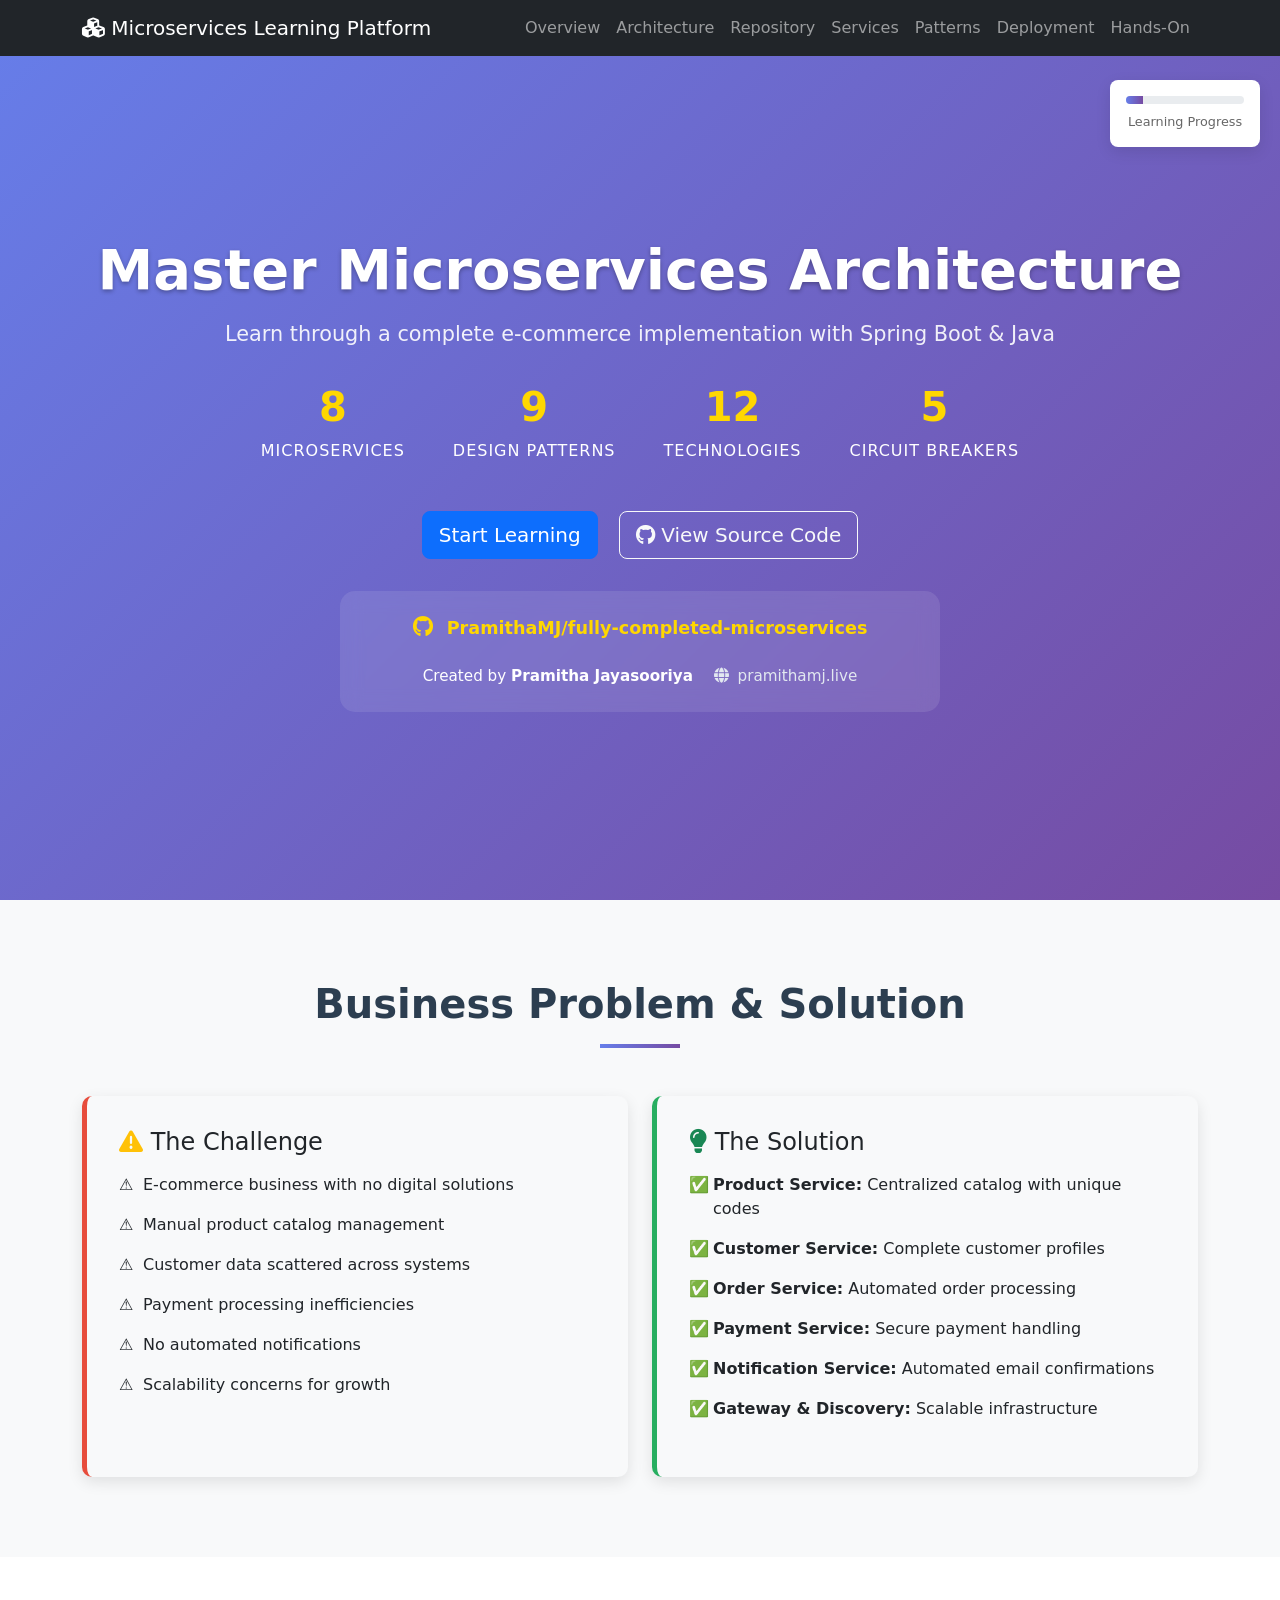
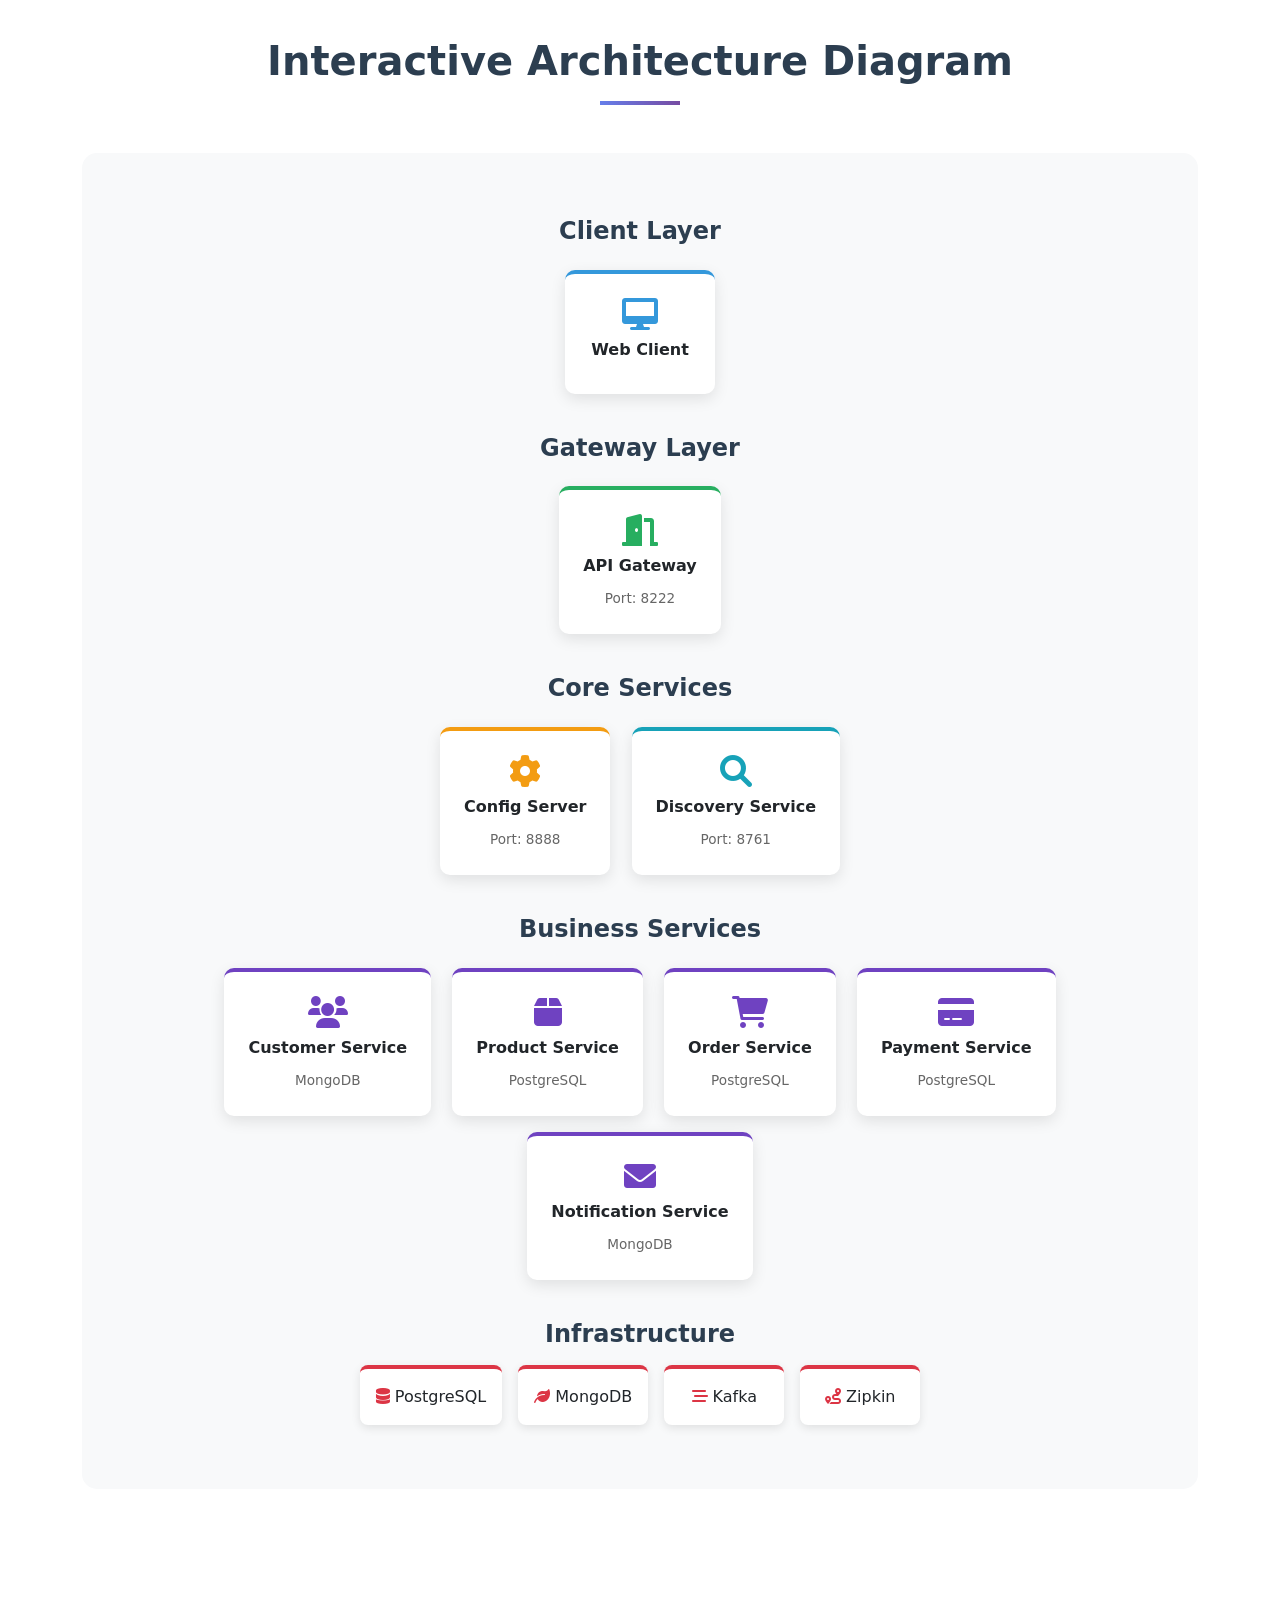
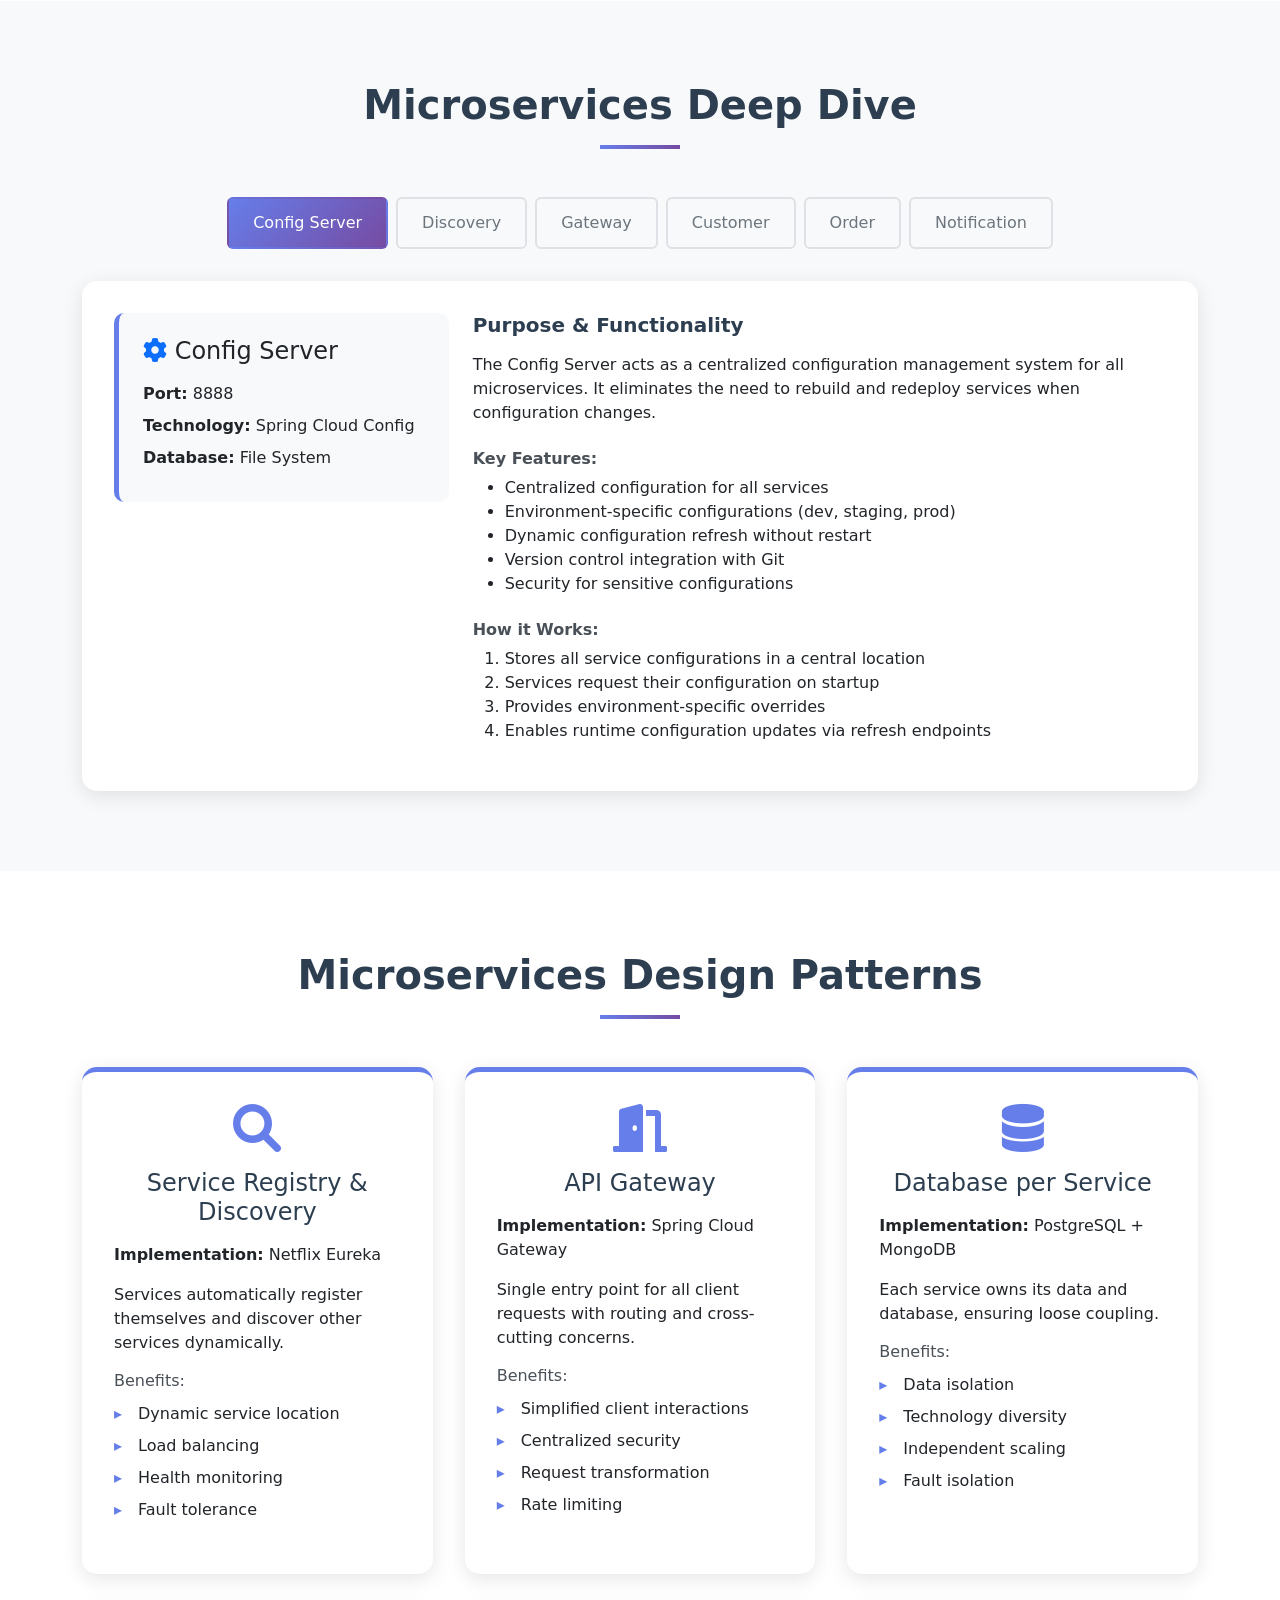
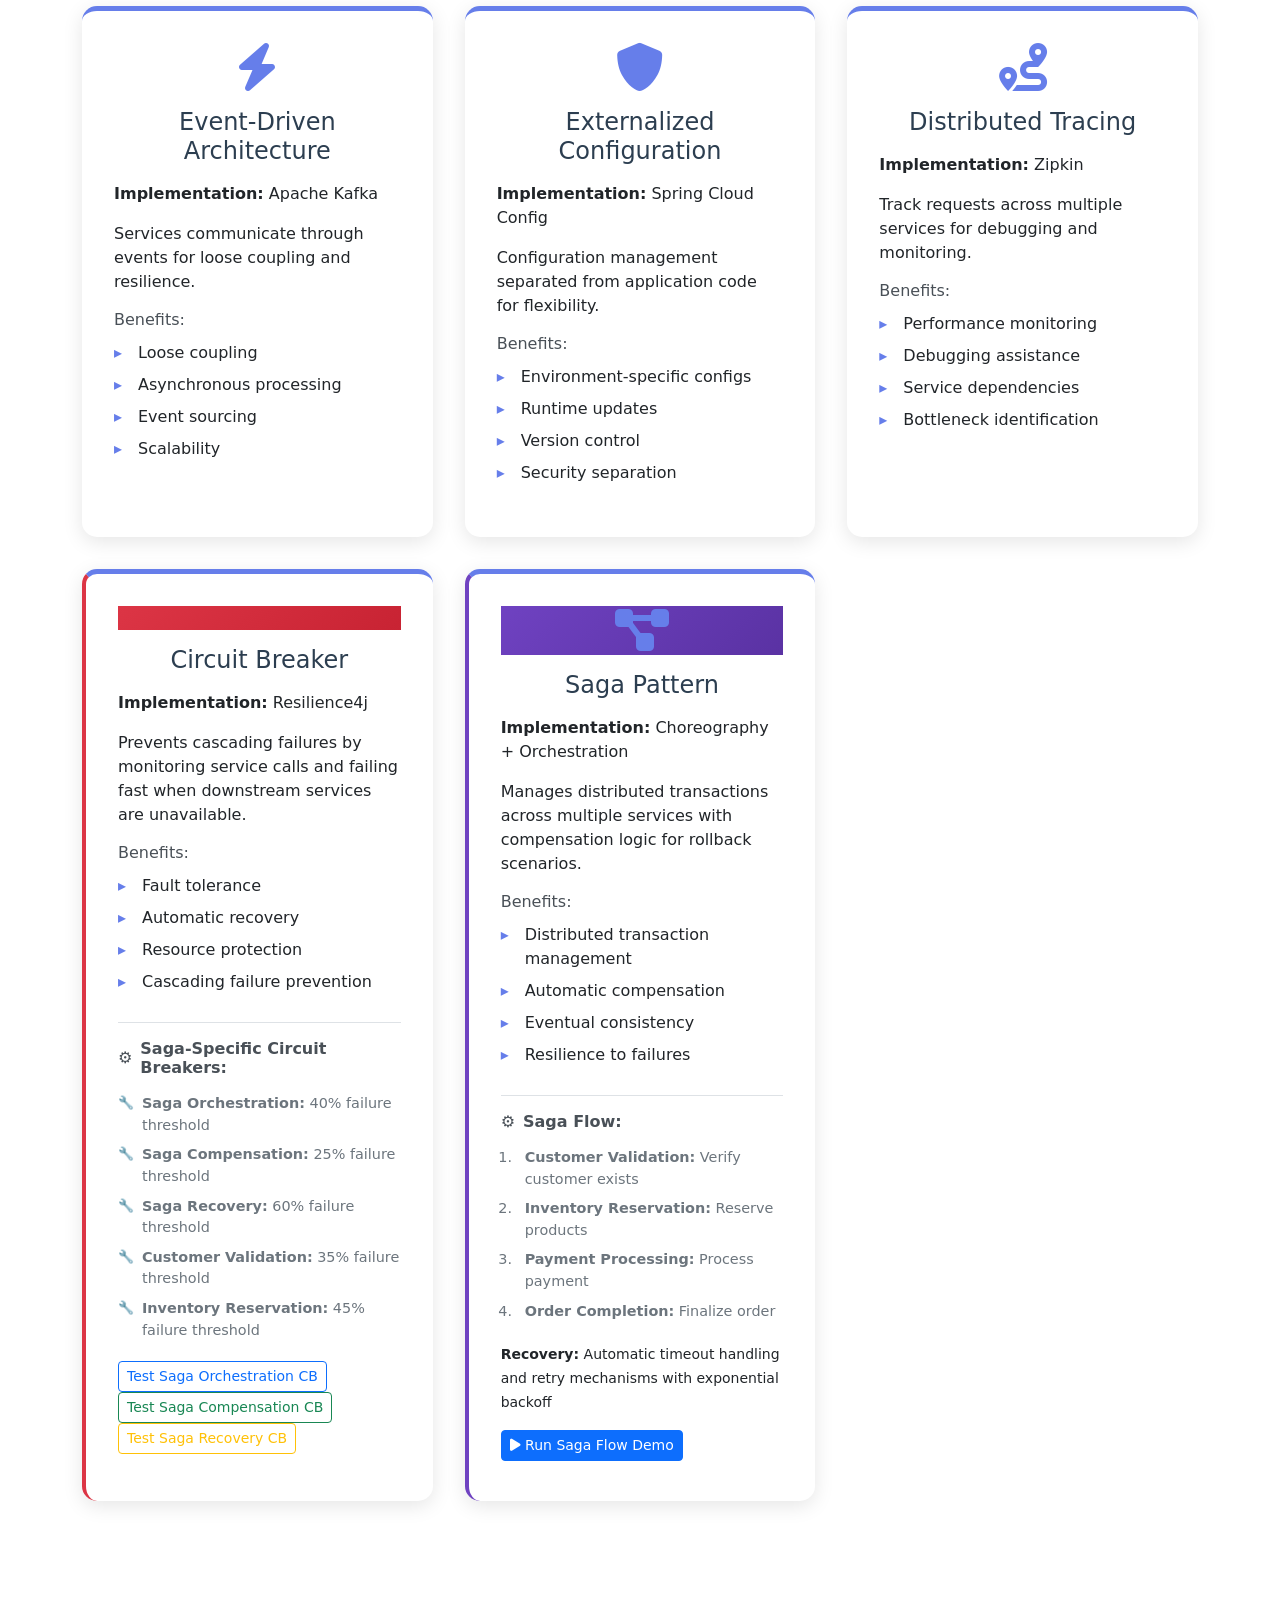
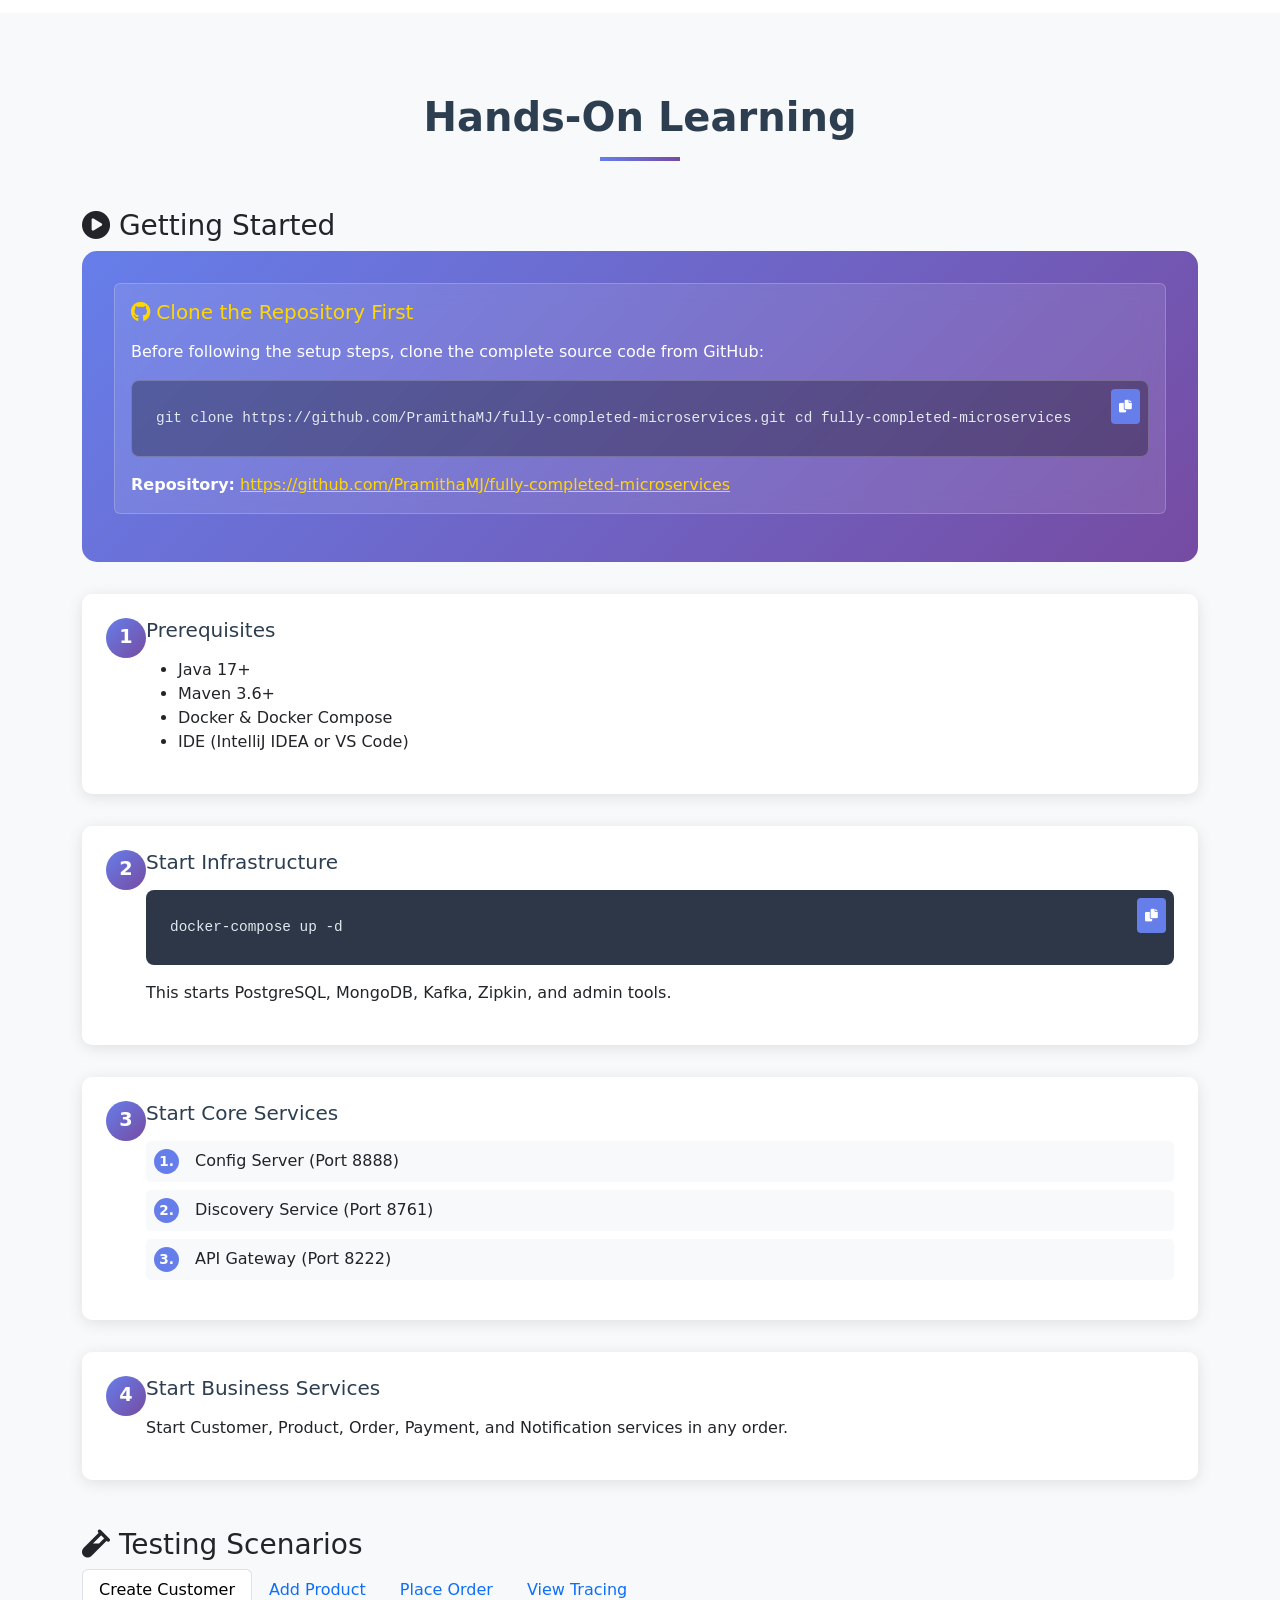
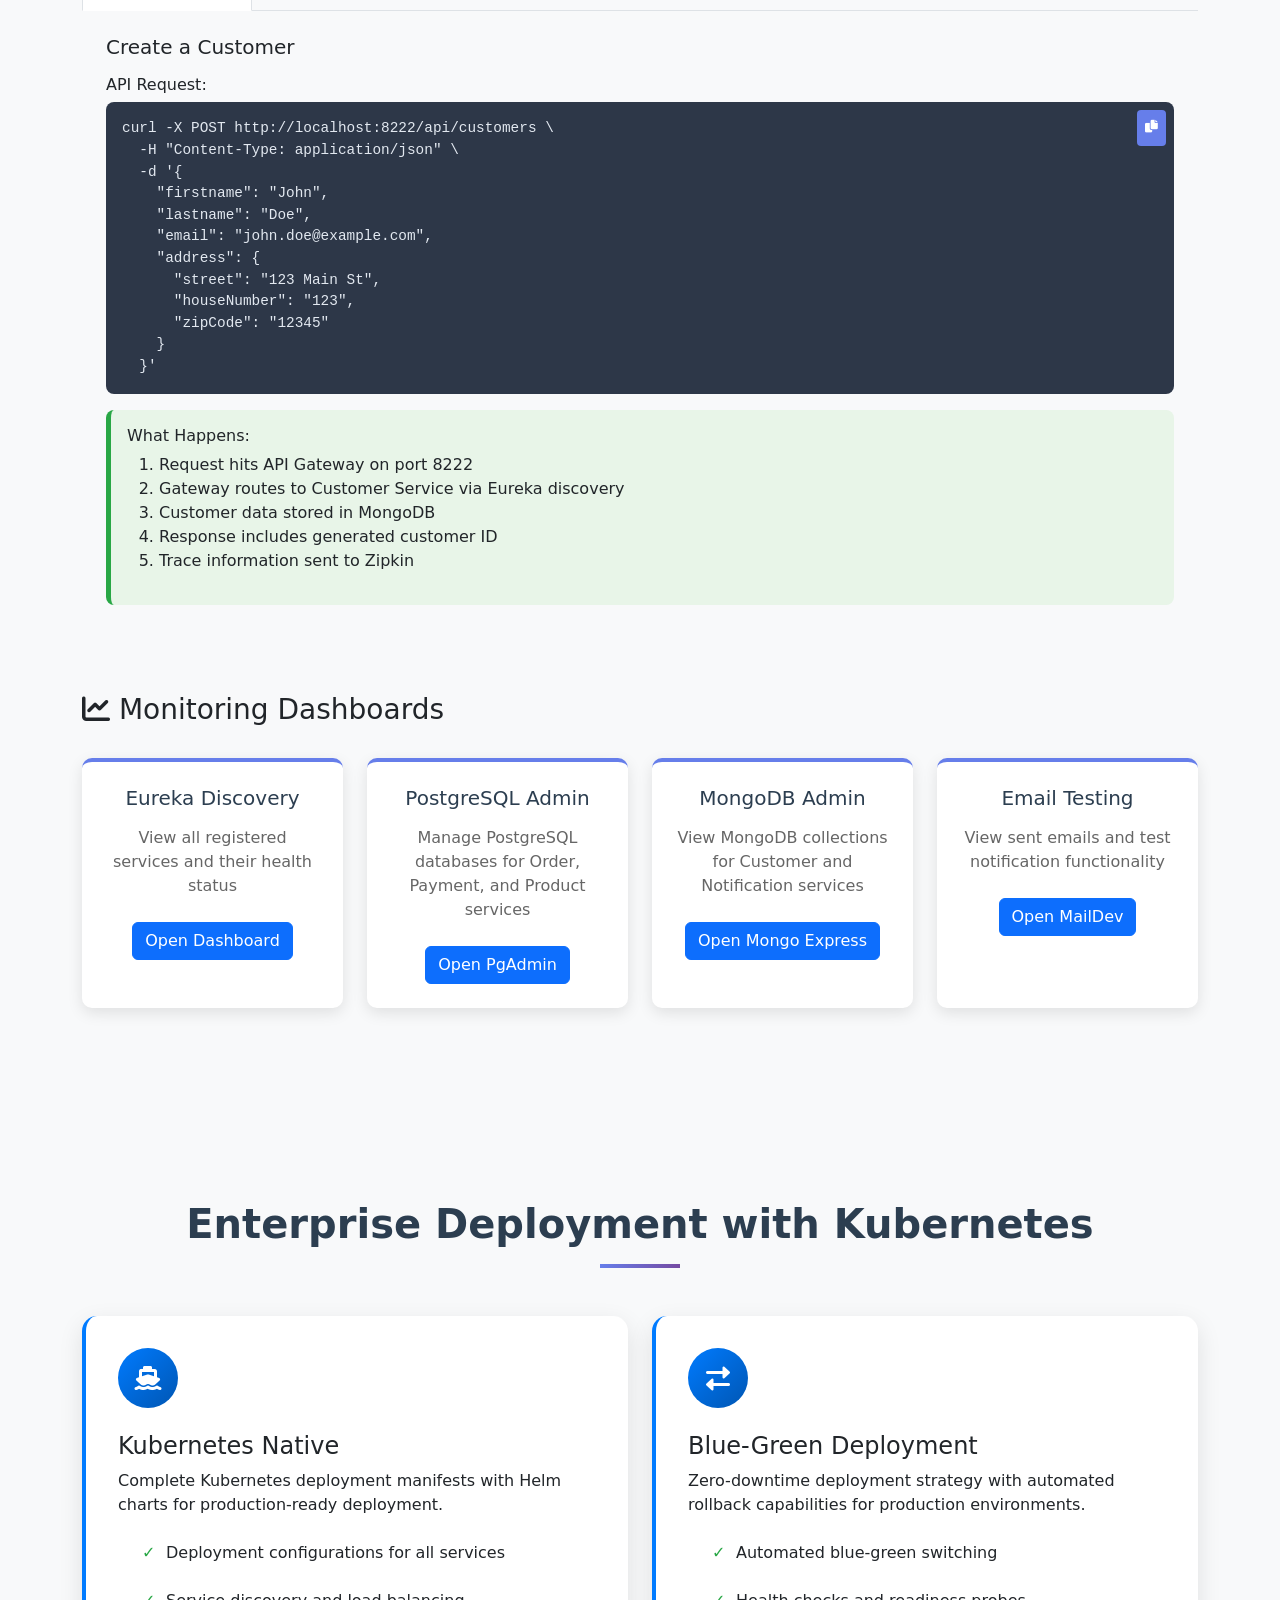
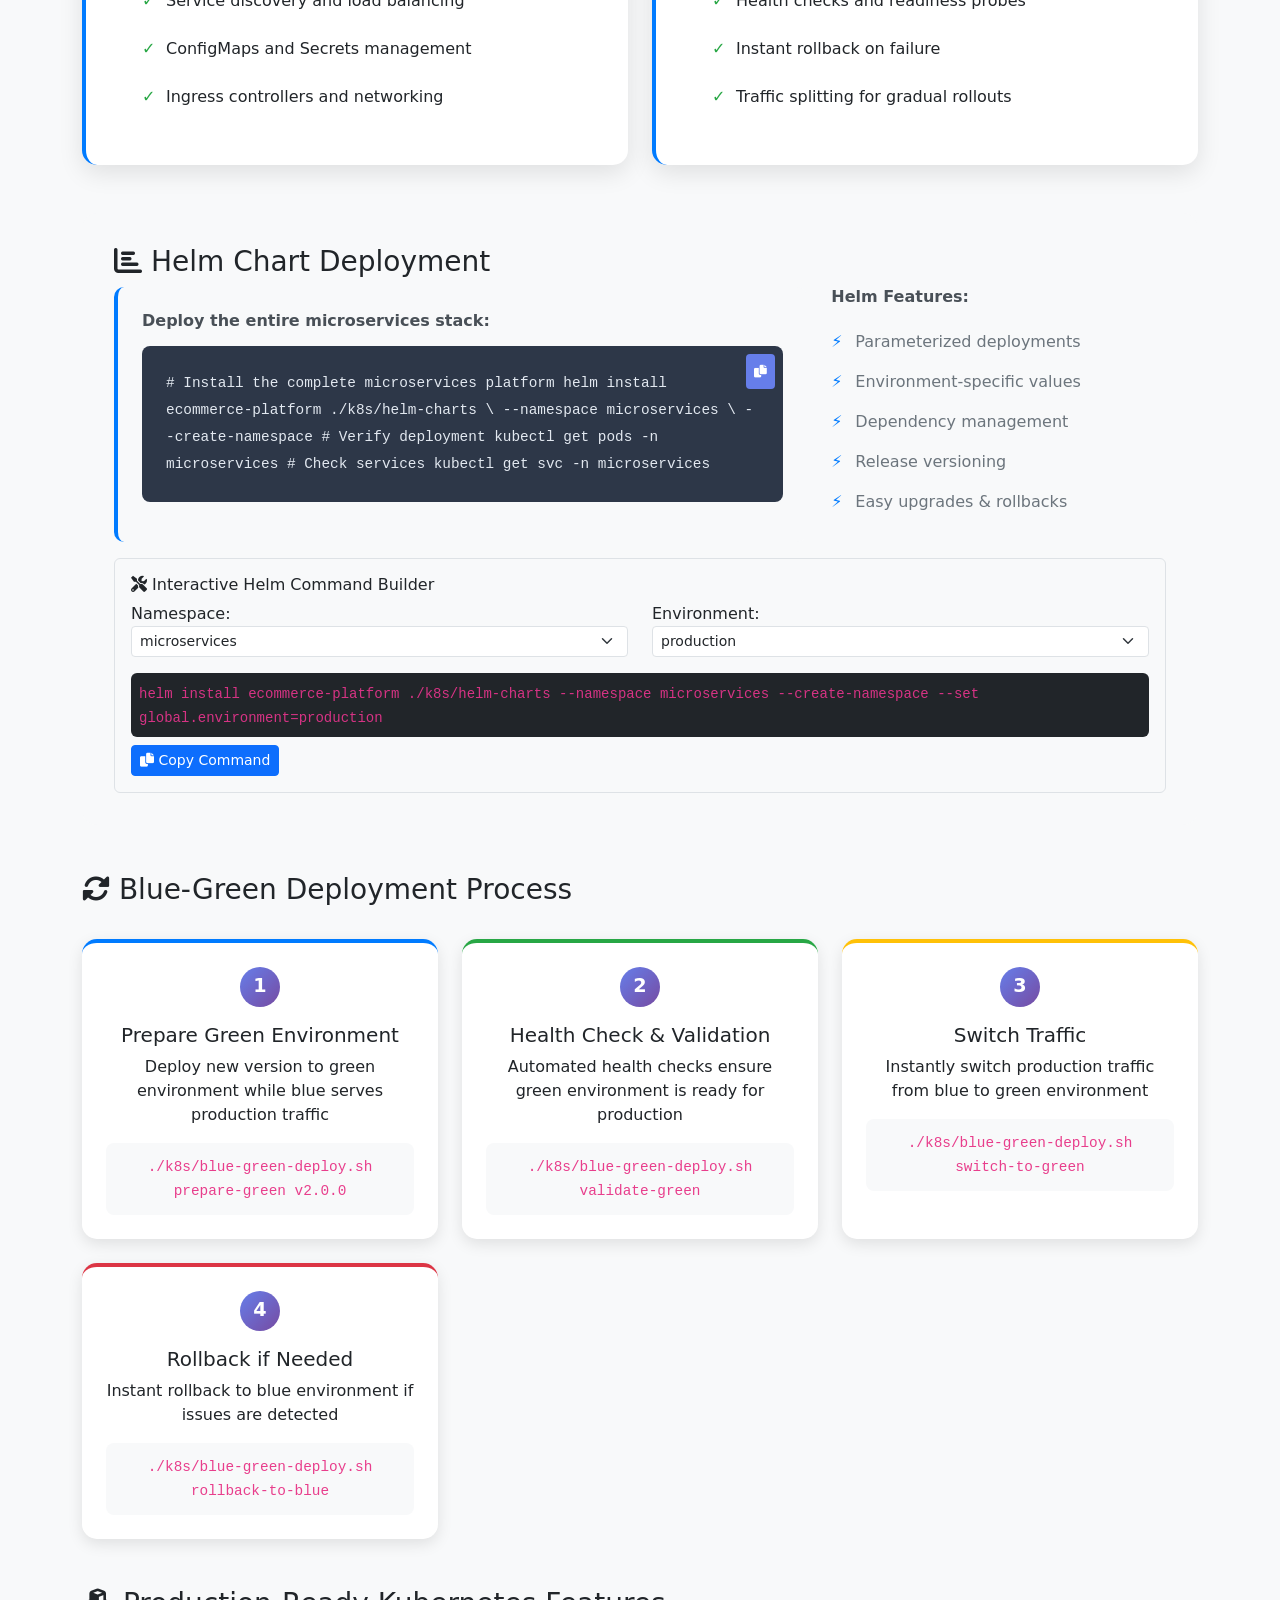
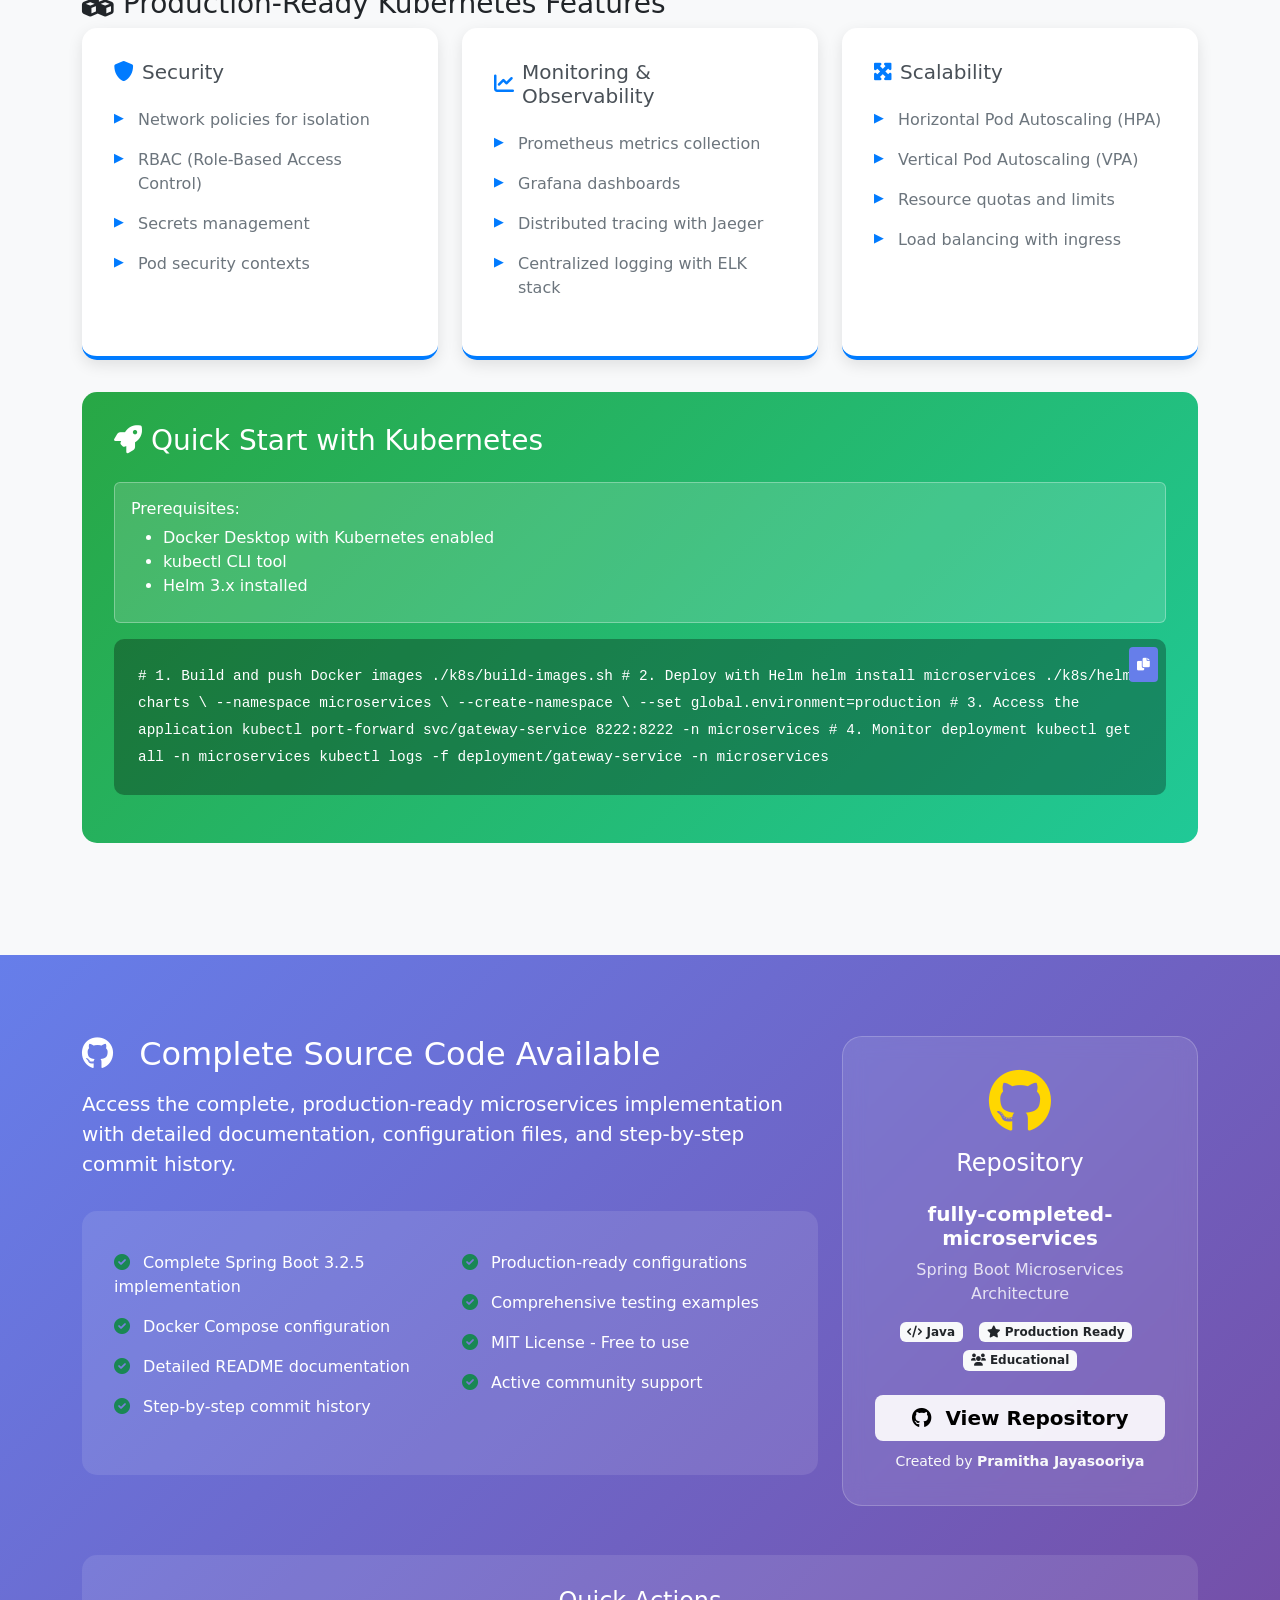
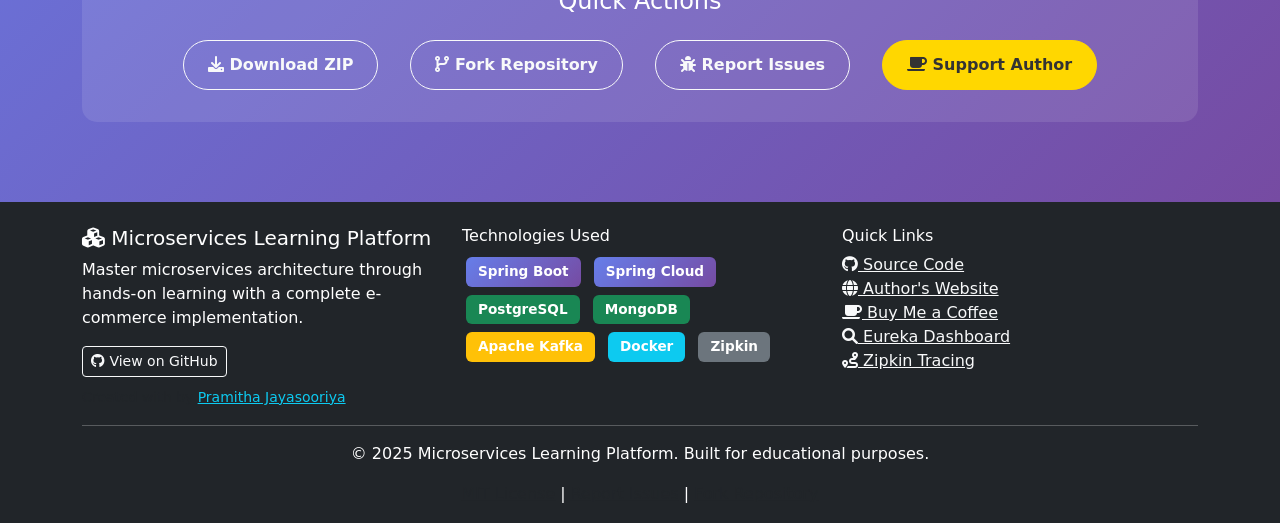
<file: docs/index.html>
<!DOCTYPE html>
<html lang="en">
<head>
    <meta charset="UTF-8">
    <meta name="viewport" content="width=device-width, initial-scale=1.0">
    <title>Microservices Architecture Learning Platform</title>
    <link rel="stylesheet" href="styles.css">
    <link href="https://cdnjs.cloudflare.com/ajax/libs/font-awesome/6.0.0/css/all.min.css" rel="stylesheet">
    <link href="https://cdn.jsdelivr.net/npm/bootstrap@5.3.0/dist/css/bootstrap.min.css" rel="stylesheet">
</head>
<body>
    <!-- Navigation -->
    <nav class="navbar navbar-expand-lg navbar-dark bg-dark fixed-top">
        <div class="container">
            <a class="navbar-brand" href="#home">
                <i class="fas fa-cubes"></i> Microservices Learning Platform
            </a>
            <button class="navbar-toggler" type="button" data-bs-toggle="collapse" data-bs-target="#navbarNav">
                <span class="navbar-toggler-icon"></span>
            </button>
            <div class="collapse navbar-collapse" id="navbarNav">
                <ul class="navbar-nav ms-auto">
                    <li class="nav-item"><a class="nav-link" href="#overview">Overview</a></li>
                    <li class="nav-item"><a class="nav-link" href="#architecture">Architecture</a></li>
                    <li class="nav-item"><a class="nav-link" href="#repository">Repository</a></li>
                    <li class="nav-item"><a class="nav-link" href="#services">Services</a></li>
                    <li class="nav-item"><a class="nav-link" href="#patterns">Patterns</a></li>
                    <li class="nav-item"><a class="nav-link" href="#deployment">Deployment</a></li>
                    <li class="nav-item"><a class="nav-link" href="#hands-on">Hands-On</a></li>
                </ul>
            </div>
        </div>
    </nav>

    <!-- Hero Section -->
    <section id="home" class="hero-section">
        <div class="container text-center">
            <h1 class="hero-title">Master Microservices Architecture</h1>
            <p class="hero-subtitle">Learn through a complete e-commerce implementation with Spring Boot & Java</p>
            <div class="hero-stats">
                <div class="stat">
                    <h3>8</h3>
                    <p>Microservices</p>
                </div>
                <div class="stat">
                    <h3>9</h3>
                    <p>Design Patterns</p>
                </div>
                <div class="stat">
                    <h3>12</h3>
                    <p>Technologies</p>
                </div>
                <div class="stat">
                    <h3>5</h3>
                    <p>Circuit Breakers</p>
                </div>
            </div>
            <div class="hero-buttons">
                <a href="#overview" class="btn btn-primary btn-lg me-3">Start Learning</a>
                <a href="https://github.com/PramithaMJ/fully-completed-microservices" target="_blank" class="btn btn-outline-light btn-lg">
                    <i class="fab fa-github"></i> View Source Code
                </a>
            </div>
            
            <!-- GitHub Repository Info -->
            <div class="github-info mt-4">
                <div class="repo-stats">
                    <a href="https://github.com/PramithaMJ/fully-completed-microservices" target="_blank" class="repo-link">
                        <i class="fab fa-github"></i>
                        <span>PramithaMJ/fully-completed-microservices</span>
                    </a>
                    <div class="author-info">
                        <span>Created by <strong>Pramitha Jayasooriya</strong></span>
                        <a href="https://pramithamj.live" target="_blank" class="author-link">
                            <i class="fas fa-globe"></i> pramithamj.live
                        </a>
                    </div>
                </div>
            </div>
        </div>
    </section>

    <!-- Business Context Section -->
    <section id="overview" class="section bg-light">
        <div class="container">
            <h2 class="section-title">Business Problem & Solution</h2>
            <div class="row">
                <div class="col-lg-6">
                    <div class="business-problem">
                        <h4><i class="fas fa-exclamation-triangle text-warning"></i> The Challenge</h4>
                        <ul class="problem-list">
                            <li>E-commerce business with no digital solutions</li>
                            <li>Manual product catalog management</li>
                            <li>Customer data scattered across systems</li>
                            <li>Payment processing inefficiencies</li>
                            <li>No automated notifications</li>
                            <li>Scalability concerns for growth</li>
                        </ul>
                    </div>
                </div>
                <div class="col-lg-6">
                    <div class="business-solution">
                        <h4><i class="fas fa-lightbulb text-success"></i> The Solution</h4>
                        <ul class="solution-list">
                            <li><strong>Product Service:</strong> Centralized catalog with unique codes</li>
                            <li><strong>Customer Service:</strong> Complete customer profiles</li>
                            <li><strong>Order Service:</strong> Automated order processing</li>
                            <li><strong>Payment Service:</strong> Secure payment handling</li>
                            <li><strong>Notification Service:</strong> Automated email confirmations</li>
                            <li><strong>Gateway & Discovery:</strong> Scalable infrastructure</li>
                        </ul>
                    </div>
                </div>
            </div>
        </div>
    </section>

    <!-- Interactive Architecture Diagram -->
    <section id="architecture" class="section">
        <div class="container">
            <h2 class="section-title">Interactive Architecture Diagram</h2>
            <div class="architecture-diagram">
                <div class="service-layer">
                    <h4>Client Layer</h4>
                    <div class="service-box client-box" data-service="client">
                        <i class="fas fa-desktop"></i>
                        <span>Web Client</span>
                    </div>
                </div>

                <div class="service-layer">
                    <h4>Gateway Layer</h4>
                    <div class="service-box gateway-box" data-service="gateway">
                        <i class="fas fa-door-open"></i>
                        <span>API Gateway</span>
                        <small>Port: 8222</small>
                    </div>
                </div>

                <div class="service-layer">
                    <h4>Core Services</h4>
                    <div class="service-box config-box" data-service="config">
                        <i class="fas fa-cog"></i>
                        <span>Config Server</span>
                        <small>Port: 8888</small>
                    </div>
                    <div class="service-box discovery-box" data-service="discovery">
                        <i class="fas fa-search"></i>
                        <span>Discovery Service</span>
                        <small>Port: 8761</small>
                    </div>
                </div>

                <div class="service-layer">
                    <h4>Business Services</h4>
                    <div class="service-box business-box" data-service="customer">
                        <i class="fas fa-users"></i>
                        <span>Customer Service</span>
                        <small>MongoDB</small>
                    </div>
                    <div class="service-box business-box" data-service="product">
                        <i class="fas fa-box"></i>
                        <span>Product Service</span>
                        <small>PostgreSQL</small>
                    </div>
                    <div class="service-box business-box" data-service="order">
                        <i class="fas fa-shopping-cart"></i>
                        <span>Order Service</span>
                        <small>PostgreSQL</small>
                    </div>
                    <div class="service-box business-box" data-service="payment">
                        <i class="fas fa-credit-card"></i>
                        <span>Payment Service</span>
                        <small>PostgreSQL</small>
                    </div>
                    <div class="service-box business-box" data-service="notification">
                        <i class="fas fa-envelope"></i>
                        <span>Notification Service</span>
                        <small>MongoDB</small>
                    </div>
                </div>

                <div class="service-layer">
                    <h4>Infrastructure</h4>
                    <div class="infrastructure-grid">
                        <div class="infra-box" data-service="postgres">
                            <i class="fas fa-database"></i>
                            <span>PostgreSQL</span>
                        </div>
                        <div class="infra-box" data-service="mongodb">
                            <i class="fas fa-leaf"></i>
                            <span>MongoDB</span>
                        </div>
                        <div class="infra-box" data-service="kafka">
                            <i class="fas fa-stream"></i>
                            <span>Kafka</span>
                        </div>
                        <div class="infra-box" data-service="zipkin">
                            <i class="fas fa-route"></i>
                            <span>Zipkin</span>
                        </div>
                    </div>
                </div>
            </div>
        </div>
    </section>

    <!-- Service Details -->
    <section id="services" class="section bg-light">
        <div class="container">
            <h2 class="section-title">Microservices Deep Dive</h2>
            
            <!-- Service Tabs -->
            <ul class="nav nav-pills justify-content-center mb-4" id="serviceTab" role="tablist">
                <li class="nav-item" role="presentation">
                    <button class="nav-link active" data-bs-toggle="pill" data-bs-target="#config-service">Config Server</button>
                </li>
                <li class="nav-item" role="presentation">
                    <button class="nav-link" data-bs-toggle="pill" data-bs-target="#discovery-service">Discovery</button>
                </li>
                <li class="nav-item" role="presentation">
                    <button class="nav-link" data-bs-toggle="pill" data-bs-target="#gateway-service">Gateway</button>
                </li>
                <li class="nav-item" role="presentation">
                    <button class="nav-link" data-bs-toggle="pill" data-bs-target="#customer-service">Customer</button>
                </li>
                <li class="nav-item" role="presentation">
                    <button class="nav-link" data-bs-toggle="pill" data-bs-target="#order-service">Order</button>
                </li>
                <li class="nav-item" role="presentation">
                    <button class="nav-link" data-bs-toggle="pill" data-bs-target="#notification-service">Notification</button>
                </li>
            </ul>

            <!-- Tab Content -->
            <div class="tab-content">
                <!-- Config Service -->
                <div class="tab-pane fade show active" id="config-service">
                    <div class="service-detail">
                        <div class="row">
                            <div class="col-lg-4">
                                <div class="service-info">
                                    <h4><i class="fas fa-cog text-primary"></i> Config Server</h4>
                                    <p><strong>Port:</strong> 8888</p>
                                    <p><strong>Technology:</strong> Spring Cloud Config</p>
                                    <p><strong>Database:</strong> File System</p>
                                </div>
                            </div>
                            <div class="col-lg-8">
                                <div class="service-description">
                                    <h5>Purpose & Functionality</h5>
                                    <p>The Config Server acts as a centralized configuration management system for all microservices. It eliminates the need to rebuild and redeploy services when configuration changes.</p>
                                    
                                    <h6>Key Features:</h6>
                                    <ul>
                                        <li>Centralized configuration for all services</li>
                                        <li>Environment-specific configurations (dev, staging, prod)</li>
                                        <li>Dynamic configuration refresh without restart</li>
                                        <li>Version control integration with Git</li>
                                        <li>Security for sensitive configurations</li>
                                    </ul>

                                    <h6>How it Works:</h6>
                                    <ol>
                                        <li>Stores all service configurations in a central location</li>
                                        <li>Services request their configuration on startup</li>
                                        <li>Provides environment-specific overrides</li>
                                        <li>Enables runtime configuration updates via refresh endpoints</li>
                                    </ol>
                                </div>
                            </div>
                        </div>
                    </div>
                </div>

                <!-- Discovery Service -->
                <div class="tab-pane fade" id="discovery-service">
                    <div class="service-detail">
                        <div class="row">
                            <div class="col-lg-4">
                                <div class="service-info">
                                    <h4><i class="fas fa-search text-info"></i> Discovery Service</h4>
                                    <p><strong>Port:</strong> 8761</p>
                                    <p><strong>Technology:</strong> Netflix Eureka</p>
                                    <p><strong>Database:</strong> In-Memory Registry</p>
                                </div>
                            </div>
                            <div class="col-lg-8">
                                <div class="service-description">
                                    <h5>Service Registry & Discovery</h5>
                                    <p>The Discovery Service maintains a registry of all available microservice instances, enabling dynamic service-to-service communication without hardcoded URLs.</p>
                                    
                                    <h6>Key Features:</h6>
                                    <ul>
                                        <li>Automatic service registration</li>
                                        <li>Health check monitoring</li>
                                        <li>Load balancing support</li>
                                        <li>Failover and resilience</li>
                                        <li>Web dashboard for monitoring</li>
                                    </ul>

                                    <h6>Service Registration Flow:</h6>
                                    <ol>
                                        <li>Services register themselves on startup</li>
                                        <li>Send periodic heartbeats to maintain registration</li>
                                        <li>Other services discover available instances</li>
                                        <li>Automatic deregistration on shutdown</li>
                                    </ol>
                                </div>
                            </div>
                        </div>
                    </div>
                </div>

                <!-- Gateway Service -->
                <div class="tab-pane fade" id="gateway-service">
                    <div class="service-detail">
                        <div class="row">
                            <div class="col-lg-4">
                                <div class="service-info">
                                    <h4><i class="fas fa-door-open text-success"></i> API Gateway</h4>
                                    <p><strong>Port:</strong> 8222</p>
                                    <p><strong>Technology:</strong> Spring Cloud Gateway</p>
                                    <p><strong>Features:</strong> Routing, Load Balancing, Tracing</p>
                                </div>
                            </div>
                            <div class="col-lg-8">
                                <div class="service-description">
                                    <h5>Single Entry Point</h5>
                                    <p>The API Gateway serves as the single entry point for all client requests, routing them to appropriate microservices while providing cross-cutting concerns.</p>
                                    
                                    <h6>Key Responsibilities:</h6>
                                    <ul>
                                        <li>Request routing to appropriate services</li>
                                        <li>Load balancing across service instances</li>
                                        <li>Authentication and authorization</li>
                                        <li>Request/response transformation</li>
                                        <li>Rate limiting and throttling</li>
                                        <li>Distributed tracing integration</li>
                                    </ul>

                                    <h6>Routing Example:</h6>
                                    <div class="code-example">
                                        <code>
                                            /api/customers/** → Customer Service<br>
                                            /api/products/** → Product Service<br>
                                            /api/orders/** → Order Service<br>
                                            /api/payments/** → Payment Service
                                        </code>
                                    </div>
                                </div>
                            </div>
                        </div>
                    </div>
                </div>

                <!-- Customer Service -->
                <div class="tab-pane fade" id="customer-service">
                    <div class="service-detail">
                        <div class="row">
                            <div class="col-lg-4">
                                <div class="service-info">
                                    <h4><i class="fas fa-users text-primary"></i> Customer Service</h4>
                                    <p><strong>Database:</strong> MongoDB</p>
                                    <p><strong>Technology:</strong> Spring Data MongoDB</p>
                                    <p><strong>Pattern:</strong> Document Store</p>
                                </div>
                            </div>
                            <div class="col-lg-8">
                                <div class="service-description">
                                    <h5>Customer Profile Management</h5>
                                    <p>Manages all customer-related data and operations, storing flexible customer profiles in MongoDB for scalability and schema evolution.</p>
                                    
                                    <h6>Data Model:</h6>
                                    <ul>
                                        <li><strong>Personal Info:</strong> First name, Last name, Email</li>
                                        <li><strong>Address:</strong> Street, City, Zipcode</li>
                                        <li><strong>Metadata:</strong> Creation date, Update history</li>
                                    </ul>

                                    <h6>API Endpoints:</h6>
                                    <div class="api-endpoints">
                                        <div class="endpoint">
                                            <span class="method post">POST</span> /api/customers - Create customer
                                        </div>
                                        <div class="endpoint">
                                            <span class="method get">GET</span> /api/customers/{id} - Get customer details
                                        </div>
                                        <div class="endpoint">
                                            <span class="method put">PUT</span> /api/customers/{id} - Update customer
                                        </div>
                                        <div class="endpoint">
                                            <span class="method get">GET</span> /api/customers/exists/{id} - Check existence
                                        </div>
                                    </div>
                                </div>
                            </div>
                        </div>
                    </div>
                </div>

                <!-- Order Service -->
                <div class="tab-pane fade" id="order-service">
                    <div class="service-detail">
                        <div class="row">
                            <div class="col-lg-4">
                                <div class="service-info">
                                    <h4><i class="fas fa-shopping-cart text-warning"></i> Order Service</h4>
                                    <p><strong>Database:</strong> PostgreSQL</p>
                                    <p><strong>Technology:</strong> Spring Data JPA</p>
                                    <p><strong>Integration:</strong> OpenFeign, Kafka</p>
                                </div>
                            </div>
                            <div class="col-lg-8">
                                <div class="service-description">
                                    <h5>Order Processing Hub</h5>
                                    <p>Orchestrates the complete order lifecycle, integrating with multiple services to validate customers, check product availability, process payments, and trigger notifications.</p>
                                    
                                    <h6>Order Processing Flow:</h6>
                                    <ol>
                                        <li><strong>Validation:</strong> Check customer exists via Customer Service</li>
                                        <li><strong>Inventory:</strong> Validate products and quantities via Product Service</li>
                                        <li><strong>Order Creation:</strong> Create order with PENDING status</li>
                                        <li><strong>Payment:</strong> Process payment via Payment Service</li>
                                        <li><strong>Confirmation:</strong> Send confirmation via Kafka to Notification Service</li>
                                        <li><strong>Status Update:</strong> Update order status based on payment result</li>
                                    </ol>

                                    <h6>Service Dependencies:</h6>
                                    <ul>
                                        <li><strong>CustomerClient:</strong> Customer validation</li>
                                        <li><strong>ProductClient:</strong> Product verification</li>
                                        <li><strong>PaymentClient:</strong> Payment processing</li>
                                        <li><strong>Kafka Producer:</strong> Event notifications</li>
                                    </ul>
                                </div>
                            </div>
                        </div>
                    </div>
                </div>

                <!-- Notification Service -->
                <div class="tab-pane fade" id="notification-service">
                    <div class="service-detail">
                        <div class="row">
                            <div class="col-lg-4">
                                <div class="service-info">
                                    <h4><i class="fas fa-envelope text-danger"></i> Notification Service</h4>
                                    <p><strong>Database:</strong> MongoDB</p>
                                    <p><strong>Technology:</strong> Kafka, Thymeleaf</p>
                                    <p><strong>Integration:</strong> Java Mail Sender</p>
                                </div>
                            </div>
                            <div class="col-lg-8">
                                <div class="service-description">
                                    <h5>Event-Driven Notifications</h5>
                                    <p>Handles all notification requirements using event-driven architecture. Listens to Kafka events and sends appropriate email notifications to customers.</p>
                                    
                                    <h6>Notification Types:</h6>
                                    <ul>
                                        <li><strong>Order Confirmation:</strong> When order is successfully created</li>
                                        <li><strong>Payment Success:</strong> When payment is processed successfully</li>
                                        <li><strong>Payment Failure:</strong> When payment processing fails</li>
                                        <li><strong>Order Updates:</strong> Status changes and updates</li>
                                    </ul>

                                    <h6>Event Processing Flow:</h6>
                                    <ol>
                                        <li>Listen to Kafka topics (order-topic, payment-topic)</li>
                                        <li>Parse incoming event messages</li>
                                        <li>Generate HTML email using Thymeleaf templates</li>
                                        <li>Send email via configured SMTP server</li>
                                        <li>Store notification history in MongoDB</li>
                                    </ol>

                                    <h6>Email Templates:</h6>
                                    <ul>
                                        <li>order-confirmation.html</li>
                                        <li>payment-confirmation.html</li>
                                        <li>payment-failed.html</li>
                                    </ul>
                                </div>
                            </div>
                        </div>
                    </div>
                </div>
            </div>
        </div>
    </section>

    <!-- Design Patterns -->
    <section id="patterns" class="section">
        <div class="container">
            <h2 class="section-title">Microservices Design Patterns</h2>
            <div class="pattern-grid">
                <!-- Service Registry Pattern -->
                <div class="pattern-card">
                    <div class="pattern-icon">
                        <i class="fas fa-search"></i>
                    </div>
                    <h4>Service Registry & Discovery</h4>
                    <p><strong>Implementation:</strong> Netflix Eureka</p>
                    <p>Services automatically register themselves and discover other services dynamically.</p>
                    <div class="pattern-benefits">
                        <h6>Benefits:</h6>
                        <ul>
                            <li>Dynamic service location</li>
                            <li>Load balancing</li>
                            <li>Health monitoring</li>
                            <li>Fault tolerance</li>
                        </ul>
                    </div>
                </div>

                <!-- API Gateway Pattern -->
                <div class="pattern-card">
                    <div class="pattern-icon">
                        <i class="fas fa-door-open"></i>
                    </div>
                    <h4>API Gateway</h4>
                    <p><strong>Implementation:</strong> Spring Cloud Gateway</p>
                    <p>Single entry point for all client requests with routing and cross-cutting concerns.</p>
                    <div class="pattern-benefits">
                        <h6>Benefits:</h6>
                        <ul>
                            <li>Simplified client interactions</li>
                            <li>Centralized security</li>
                            <li>Request transformation</li>
                            <li>Rate limiting</li>
                        </ul>
                    </div>
                </div>

                <!-- Database per Service -->
                <div class="pattern-card">
                    <div class="pattern-icon">
                        <i class="fas fa-database"></i>
                    </div>
                    <h4>Database per Service</h4>
                    <p><strong>Implementation:</strong> PostgreSQL + MongoDB</p>
                    <p>Each service owns its data and database, ensuring loose coupling.</p>
                    <div class="pattern-benefits">
                        <h6>Benefits:</h6>
                        <ul>
                            <li>Data isolation</li>
                            <li>Technology diversity</li>
                            <li>Independent scaling</li>
                            <li>Fault isolation</li>
                        </ul>
                    </div>
                </div>

                <!-- Event-Driven Architecture -->
                <div class="pattern-card">
                    <div class="pattern-icon">
                        <i class="fas fa-bolt"></i>
                    </div>
                    <h4>Event-Driven Architecture</h4>
                    <p><strong>Implementation:</strong> Apache Kafka</p>
                    <p>Services communicate through events for loose coupling and resilience.</p>
                    <div class="pattern-benefits">
                        <h6>Benefits:</h6>
                        <ul>
                            <li>Loose coupling</li>
                            <li>Asynchronous processing</li>
                            <li>Event sourcing</li>
                            <li>Scalability</li>
                        </ul>
                    </div>
                </div>

                <!-- Circuit Breaker -->
                <div class="pattern-card">
                    <div class="pattern-icon">
                        <i class="fas fa-shield-alt"></i>
                    </div>
                    <h4>Externalized Configuration</h4>
                    <p><strong>Implementation:</strong> Spring Cloud Config</p>
                    <p>Configuration management separated from application code for flexibility.</p>
                    <div class="pattern-benefits">
                        <h6>Benefits:</h6>
                        <ul>
                            <li>Environment-specific configs</li>
                            <li>Runtime updates</li>
                            <li>Version control</li>
                            <li>Security separation</li>
                        </ul>
                    </div>
                </div>

                <!-- Distributed Tracing -->
                <div class="pattern-card">
                    <div class="pattern-icon">
                        <i class="fas fa-route"></i>
                    </div>
                    <h4>Distributed Tracing</h4>
                    <p><strong>Implementation:</strong> Zipkin</p>
                    <p>Track requests across multiple services for debugging and monitoring.</p>
                    <div class="pattern-benefits">
                        <h6>Benefits:</h6>
                        <ul>
                            <li>Performance monitoring</li>
                            <li>Debugging assistance</li>
                            <li>Service dependencies</li>
                            <li>Bottleneck identification</li>
                        </ul>
                    </div>
                </div>

                <!-- Circuit Breaker Pattern -->
                <div class="pattern-card">
                    <div class="pattern-icon">
                        <i class="fas fa-plug-circle-xmark"></i>
                    </div>
                    <h4>Circuit Breaker</h4>
                    <p><strong>Implementation:</strong> Resilience4j</p>
                    <p>Prevents cascading failures by monitoring service calls and failing fast when downstream services are unavailable.</p>
                    <div class="pattern-benefits">
                        <h6>Benefits:</h6>
                        <ul>
                            <li>Fault tolerance</li>
                            <li>Automatic recovery</li>
                            <li>Resource protection</li>
                            <li>Cascading failure prevention</li>
                        </ul>
                    </div>
                    <div class="implementation-details">
                        <h6>Saga-Specific Circuit Breakers:</h6>
                        <ul>
                            <li><strong>Saga Orchestration:</strong> 40% failure threshold</li>
                            <li><strong>Saga Compensation:</strong> 25% failure threshold</li>
                            <li><strong>Saga Recovery:</strong> 60% failure threshold</li>
                            <li><strong>Customer Validation:</strong> 35% failure threshold</li>
                            <li><strong>Inventory Reservation:</strong> 45% failure threshold</li>
                        </ul>
                    </div>
                </div>

                <!-- Saga Pattern -->
                <div class="pattern-card">
                    <div class="pattern-icon">
                        <i class="fas fa-project-diagram"></i>
                    </div>
                    <h4>Saga Pattern</h4>
                    <p><strong>Implementation:</strong> Choreography + Orchestration</p>
                    <p>Manages distributed transactions across multiple services with compensation logic for rollback scenarios.</p>
                    <div class="pattern-benefits">
                        <h6>Benefits:</h6>
                        <ul>
                            <li>Distributed transaction management</li>
                            <li>Automatic compensation</li>
                            <li>Eventual consistency</li>
                            <li>Resilience to failures</li>
                        </ul>
                    </div>
                    <div class="implementation-details">
                        <h6>Saga Flow:</h6>
                        <ol>
                            <li><strong>Customer Validation:</strong> Verify customer exists</li>
                            <li><strong>Inventory Reservation:</strong> Reserve products</li>
                            <li><strong>Payment Processing:</strong> Process payment</li>
                            <li><strong>Order Completion:</strong> Finalize order</li>
                        </ol>
                        <p><small><strong>Recovery:</strong> Automatic timeout handling and retry mechanisms with exponential backoff</small></p>
                    </div>
                </div>
            </div>
        </div>
    </section>

    <!-- Hands-On Section -->
    <section id="hands-on" class="section bg-light">
        <div class="container">
            <h2 class="section-title">Hands-On Learning</h2>
            
            <!-- Setup Instructions -->
            <div class="hands-on-section">
                <h3><i class="fas fa-play-circle"></i> Getting Started</h3>
                
                <!-- GitHub Repository Clone Section -->
                <div class="github-clone-section mb-4">
                    <div class="alert alert-info">
                        <h5><i class="fab fa-github"></i> Clone the Repository First</h5>
                        <p>Before following the setup steps, clone the complete source code from GitHub:</p>
                        <div class="code-block">
                            <code>git clone https://github.com/PramithaMJ/fully-completed-microservices.git
cd fully-completed-microservices</code>
                        </div>
                        <p class="mb-0">
                            <strong>Repository:</strong> 
                            <a href="https://github.com/PramithaMJ/fully-completed-microservices" target="_blank" class="text-primary">
                                https://github.com/PramithaMJ/fully-completed-microservices
                            </a>
                        </p>
                    </div>
                </div>

                <div class="setup-steps">
                    <div class="step">
                        <div class="step-number">1</div>
                        <div class="step-content">
                            <h5>Prerequisites</h5>
                            <ul>
                                <li>Java 17+</li>
                                <li>Maven 3.6+</li>
                                <li>Docker & Docker Compose</li>
                                <li>IDE (IntelliJ IDEA or VS Code)</li>
                            </ul>
                        </div>
                    </div>

                    <div class="step">
                        <div class="step-number">2</div>
                        <div class="step-content">
                            <h5>Start Infrastructure</h5>
                            <div class="code-block">
                                <code>docker-compose up -d</code>
                            </div>
                            <p>This starts PostgreSQL, MongoDB, Kafka, Zipkin, and admin tools.</p>
                        </div>
                    </div>

                    <div class="step">
                        <div class="step-number">3</div>
                        <div class="step-content">
                            <h5>Start Core Services</h5>
                            <div class="service-startup">
                                <div class="startup-order">
                                    <span class="order-number">1.</span> Config Server (Port 8888)
                                </div>
                                <div class="startup-order">
                                    <span class="order-number">2.</span> Discovery Service (Port 8761)
                                </div>
                                <div class="startup-order">
                                    <span class="order-number">3.</span> API Gateway (Port 8222)
                                </div>
                            </div>
                        </div>
                    </div>

                    <div class="step">
                        <div class="step-number">4</div>
                        <div class="step-content">
                            <h5>Start Business Services</h5>
                            <p>Start Customer, Product, Order, Payment, and Notification services in any order.</p>
                        </div>
                    </div>
                </div>
            </div>

            <!-- Testing Scenarios -->
            <div class="testing-section mt-5">
                <h3><i class="fas fa-vial"></i> Testing Scenarios</h3>
                <div class="scenario-tabs">
                    <ul class="nav nav-tabs" role="tablist">
                        <li class="nav-item">
                            <button class="nav-link active" data-bs-toggle="tab" data-bs-target="#scenario-customer">Create Customer</button>
                        </li>
                        <li class="nav-item">
                            <button class="nav-link" data-bs-toggle="tab" data-bs-target="#scenario-product">Add Product</button>
                        </li>
                        <li class="nav-item">
                            <button class="nav-link" data-bs-toggle="tab" data-bs-target="#scenario-order">Place Order</button>
                        </li>
                        <li class="nav-item">
                            <button class="nav-link" data-bs-toggle="tab" data-bs-target="#scenario-tracing">View Tracing</button>
                        </li>
                    </ul>

                    <div class="tab-content">
                        <div class="tab-pane fade show active" id="scenario-customer">
                            <div class="scenario-content">
                                <h5>Create a Customer</h5>
                                <div class="curl-example">
                                    <h6>API Request:</h6>
                                    <pre><code>curl -X POST http://localhost:8222/api/customers \
  -H "Content-Type: application/json" \
  -d '{
    "firstname": "John",
    "lastname": "Doe",
    "email": "john.doe@example.com",
    "address": {
      "street": "123 Main St",
      "houseNumber": "123",
      "zipCode": "12345"
    }
  }'</code></pre>
                                </div>
                                <div class="expected-result">
                                    <h6>What Happens:</h6>
                                    <ol>
                                        <li>Request hits API Gateway on port 8222</li>
                                        <li>Gateway routes to Customer Service via Eureka discovery</li>
                                        <li>Customer data stored in MongoDB</li>
                                        <li>Response includes generated customer ID</li>
                                        <li>Trace information sent to Zipkin</li>
                                    </ol>
                                </div>
                            </div>
                        </div>

                        <div class="tab-pane fade" id="scenario-product">
                            <div class="scenario-content">
                                <h5>Add a Product</h5>
                                <div class="curl-example">
                                    <h6>API Request:</h6>
                                    <pre><code>curl -X POST http://localhost:8222/api/products \
  -H "Content-Type: application/json" \
  -d '{
    "name": "MacBook Pro",
    "description": "Apple MacBook Pro 16-inch",
    "availableQuantity": 10,
    "price": 2499.99
  }'</code></pre>
                                </div>
                                <div class="expected-result">
                                    <h6>What Happens:</h6>
                                    <ol>
                                        <li>Request routed through Gateway to Product Service</li>
                                        <li>Product stored in PostgreSQL database</li>
                                        <li>Auto-generated product ID returned</li>
                                        <li>Inventory tracking initialized</li>
                                    </ol>
                                </div>
                            </div>
                        </div>

                        <div class="tab-pane fade" id="scenario-order">
                            <div class="scenario-content">
                                <h5>Place an Order</h5>
                                <div class="curl-example">
                                    <h6>API Request:</h6>
                                    <pre><code>curl -X POST http://localhost:8222/api/orders \
  -H "Content-Type: application/json" \
  -d '{
    "customerId": "customer_id_here",
    "products": [
      {
        "productId": "product_id_here",
        "quantity": 1
      }
    ],
    "paymentMethod": "PAYPAL"
  }'</code></pre>
                                </div>
                                <div class="expected-result">
                                    <h6>Complete Order Flow:</h6>
                                    <ol>
                                        <li><strong>Validation:</strong> Order Service validates customer exists</li>
                                        <li><strong>Inventory:</strong> Checks product availability</li>
                                        <li><strong>Order Creation:</strong> Creates order with PENDING status</li>
                                        <li><strong>Payment:</strong> Processes payment via Payment Service</li>
                                        <li><strong>Kafka Event:</strong> Publishes order confirmation event</li>
                                        <li><strong>Email:</strong> Notification Service sends confirmation email</li>
                                        <li><strong>Status Update:</strong> Order status updated to PAID</li>
                                    </ol>
                                </div>
                            </div>
                        </div>

                        <div class="tab-pane fade" id="scenario-tracing">
                            <div class="scenario-content">
                                <h5>View Distributed Tracing</h5>
                                <div class="tracing-info">
                                    <h6>Zipkin Dashboard:</h6>
                                    <p><a href="http://localhost:9411" target="_blank" class="btn btn-outline-primary">Open Zipkin UI</a></p>
                                    
                                    <h6>What You'll See:</h6>
                                    <ul>
                                        <li>Complete request trace across all services</li>
                                        <li>Service call duration and timing</li>
                                        <li>Service dependencies visualization</li>
                                        <li>Performance bottlenecks identification</li>
                                        <li>Error propagation tracking</li>
                                    </ul>

                                    <h6>Trace Components:</h6>
                                    <div class="trace-flow">
                                        <div class="trace-step">Gateway</div>
                                        <div class="trace-arrow">→</div>
                                        <div class="trace-step">Order Service</div>
                                        <div class="trace-arrow">→</div>
                                        <div class="trace-step">Customer Service</div>
                                        <div class="trace-arrow">→</div>
                                        <div class="trace-step">Product Service</div>
                                        <div class="trace-arrow">→</div>
                                        <div class="trace-step">Payment Service</div>
                                    </div>
                                </div>
                            </div>
                        </div>
                    </div>
                </div>
            </div>

            <!-- Monitoring Dashboard -->
            <div class="monitoring-section mt-5">
                <h3><i class="fas fa-chart-line"></i> Monitoring Dashboards</h3>
                <div class="dashboard-grid">
                    <div class="dashboard-card">
                        <h5>Eureka Discovery</h5>
                        <p>View all registered services and their health status</p>
                        <a href="http://localhost:8761" target="_blank" class="btn btn-primary">Open Dashboard</a>
                    </div>
                    <div class="dashboard-card">
                        <h5>PostgreSQL Admin</h5>
                        <p>Manage PostgreSQL databases for Order, Payment, and Product services</p>
                        <a href="http://localhost:5050" target="_blank" class="btn btn-primary">Open PgAdmin</a>
                    </div>
                    <div class="dashboard-card">
                        <h5>MongoDB Admin</h5>
                        <p>View MongoDB collections for Customer and Notification services</p>
                        <a href="http://localhost:8081" target="_blank" class="btn btn-primary">Open Mongo Express</a>
                    </div>
                    <div class="dashboard-card">
                        <h5>Email Testing</h5>
                        <p>View sent emails and test notification functionality</p>
                        <a href="http://localhost:1080" target="_blank" class="btn btn-primary">Open MailDev</a>
                    </div>
                </div>
            </div>
        </div>
    </section>



    <!-- Kubernetes Deployment Section -->
    <section id="deployment" class="section bg-light">
        <div class="container">
            <h2 class="section-title">Enterprise Deployment with Kubernetes</h2>
            
            <!-- Deployment Overview -->
            <div class="row mb-5">
                <div class="col-md-6">
                    <div class="deployment-feature">
                        <div class="feature-icon">
                            <i class="fas fa-ship"></i>
                        </div>
                        <h4>Kubernetes Native</h4>
                        <p>Complete Kubernetes deployment manifests with Helm charts for production-ready deployment.</p>
                        <ul class="feature-list">
                            <li>Deployment configurations for all services</li>
                            <li>Service discovery and load balancing</li>
                            <li>ConfigMaps and Secrets management</li>
                            <li>Ingress controllers and networking</li>
                        </ul>
                    </div>
                </div>
                <div class="col-md-6">
                    <div class="deployment-feature">
                        <div class="feature-icon">
                            <i class="fas fa-exchange-alt"></i>
                        </div>
                        <h4>Blue-Green Deployment</h4>
                        <p>Zero-downtime deployment strategy with automated rollback capabilities for production environments.</p>
                        <ul class="feature-list">
                            <li>Automated blue-green switching</li>
                            <li>Health checks and readiness probes</li>
                            <li>Instant rollback on failure</li>
                            <li>Traffic splitting for gradual rollouts</li>
                        </ul>
                    </div>
                </div>
            </div>

            <!-- Helm Charts -->
            <div class="helm-section mb-5">
                <h3><i class="fas fa-chart-bar"></i> Helm Chart Deployment</h3>
                <div class="row">
                    <div class="col-md-8">
                        <div class="code-example">
                            <h6>Deploy the entire microservices stack:</h6>
                            <div class="code-block">
                                <code># Install the complete microservices platform
helm install ecommerce-platform ./k8s/helm-charts \
  --namespace microservices \
  --create-namespace

# Verify deployment
kubectl get pods -n microservices

# Check services
kubectl get svc -n microservices</code>
                            </div>
                        </div>
                    </div>
                    <div class="col-md-4">
                        <div class="helm-features">
                            <h6>Helm Features:</h6>
                            <ul>
                                <li>Parameterized deployments</li>
                                <li>Environment-specific values</li>
                                <li>Dependency management</li>
                                <li>Release versioning</li>
                                <li>Easy upgrades & rollbacks</li>
                            </ul>
                        </div>
                    </div>
                </div>
            </div>

            <!-- Blue-Green Deployment Process -->
            <div class="blue-green-section mb-5">
                <h3><i class="fas fa-sync-alt"></i> Blue-Green Deployment Process</h3>
                <div class="deployment-flow">
                    <div class="deployment-step">
                        <div class="step-number bg-primary">1</div>
                        <h5>Prepare Green Environment</h5>
                        <p>Deploy new version to green environment while blue serves production traffic</p>
                        <div class="code-snippet">
                            <code>./k8s/blue-green-deploy.sh prepare-green v2.0.0</code>
                        </div>
                    </div>
                    
                    <div class="deployment-step">
                        <div class="step-number bg-success">2</div>
                        <h5>Health Check & Validation</h5>
                        <p>Automated health checks ensure green environment is ready for production</p>
                        <div class="code-snippet">
                            <code>./k8s/blue-green-deploy.sh validate-green</code>
                        </div>
                    </div>
                    
                    <div class="deployment-step">
                        <div class="step-number bg-warning">3</div>
                        <h5>Switch Traffic</h5>
                        <p>Instantly switch production traffic from blue to green environment</p>
                        <div class="code-snippet">
                            <code>./k8s/blue-green-deploy.sh switch-to-green</code>
                        </div>
                    </div>
                    
                    <div class="deployment-step">
                        <div class="step-number bg-danger">4</div>
                        <h5>Rollback if Needed</h5>
                        <p>Instant rollback to blue environment if issues are detected</p>
                        <div class="code-snippet">
                            <code>./k8s/blue-green-deploy.sh rollback-to-blue</code>
                        </div>
                    </div>
                </div>
            </div>

            <!-- Kubernetes Features -->
            <div class="k8s-features">
                <h3><i class="fas fa-cubes"></i> Production-Ready Kubernetes Features</h3>
                <div class="row">
                    <div class="col-md-4">
                        <div class="feature-card">
                            <h5><i class="fas fa-shield-alt"></i> Security</h5>
                            <ul>
                                <li>Network policies for isolation</li>
                                <li>RBAC (Role-Based Access Control)</li>
                                <li>Secrets management</li>
                                <li>Pod security contexts</li>
                            </ul>
                        </div>
                    </div>
                    <div class="col-md-4">
                        <div class="feature-card">
                            <h5><i class="fas fa-chart-line"></i> Monitoring & Observability</h5>
                            <ul>
                                <li>Prometheus metrics collection</li>
                                <li>Grafana dashboards</li>
                                <li>Distributed tracing with Jaeger</li>
                                <li>Centralized logging with ELK stack</li>
                            </ul>
                        </div>
                    </div>
                    <div class="col-md-4">
                        <div class="feature-card">
                            <h5><i class="fas fa-expand-arrows-alt"></i> Scalability</h5>
                            <ul>
                                <li>Horizontal Pod Autoscaling (HPA)</li>
                                <li>Vertical Pod Autoscaling (VPA)</li>
                                <li>Resource quotas and limits</li>
                                <li>Load balancing with ingress</li>
                            </ul>
                        </div>
                    </div>
                </div>
            </div>

            <!-- Quick Start Commands -->
            <div class="quick-start-k8s">
                <h3><i class="fas fa-rocket"></i> Quick Start with Kubernetes</h3>
                <div class="alert alert-info">
                    <h6>Prerequisites:</h6>
                    <ul class="mb-2">
                        <li>Docker Desktop with Kubernetes enabled</li>
                        <li>kubectl CLI tool</li>
                        <li>Helm 3.x installed</li>
                    </ul>
                </div>
                
                <div class="code-block">
                    <code># 1. Build and push Docker images
./k8s/build-images.sh

# 2. Deploy with Helm
helm install microservices ./k8s/helm-charts \
  --namespace microservices \
  --create-namespace \
  --set global.environment=production

# 3. Access the application
kubectl port-forward svc/gateway-service 8222:8222 -n microservices

# 4. Monitor deployment
kubectl get all -n microservices
kubectl logs -f deployment/gateway-service -n microservices</code>
                </div>
            </div>
        </div>
    </section>

    <!-- GitHub Repository Section -->
    <section id="repository" class="section bg-primary text-white">
        <div class="container">
            <div class="row align-items-center">
                <div class="col-lg-8">
                    <h2 class="text-white mb-3">
                        <i class="fab fa-github me-3"></i>
                        Complete Source Code Available
                    </h2>
                    <p class="lead mb-4">
                        Access the complete, production-ready microservices implementation with detailed documentation, 
                        configuration files, and step-by-step commit history.
                    </p>
                    
                    <div class="repo-features">
                        <div class="row">
                            <div class="col-md-6">
                                <ul class="list-unstyled">
                                    <li><i class="fas fa-check-circle text-success me-2"></i> Complete Spring Boot 3.2.5 implementation</li>
                                    <li><i class="fas fa-check-circle text-success me-2"></i> Docker Compose configuration</li>
                                    <li><i class="fas fa-check-circle text-success me-2"></i> Detailed README documentation</li>
                                    <li><i class="fas fa-check-circle text-success me-2"></i> Step-by-step commit history</li>
                                </ul>
                            </div>
                            <div class="col-md-6">
                                <ul class="list-unstyled">
                                    <li><i class="fas fa-check-circle text-success me-2"></i> Production-ready configurations</li>
                                    <li><i class="fas fa-check-circle text-success me-2"></i> Comprehensive testing examples</li>
                                    <li><i class="fas fa-check-circle text-success me-2"></i> MIT License - Free to use</li>
                                    <li><i class="fas fa-check-circle text-success me-2"></i> Active community support</li>
                                </ul>
                            </div>
                        </div>
                    </div>
                </div>
                
                <div class="col-lg-4 text-center">
                    <div class="github-card">
                        <div class="github-card-header">
                            <i class="fab fa-github github-icon"></i>
                            <h4>Repository</h4>
                        </div>
                        <div class="github-card-body">
                            <h5>fully-completed-microservices</h5>
                            <p>Spring Boot Microservices Architecture</p>
                            <div class="github-stats">
                                <span class="badge bg-light text-dark me-2">
                                    <i class="fas fa-code"></i> Java
                                </span>
                                <span class="badge bg-light text-dark me-2">
                                    <i class="fas fa-star"></i> Production Ready
                                </span>
                                <span class="badge bg-light text-dark">
                                    <i class="fas fa-users"></i> Educational
                                </span>
                            </div>
                        </div>
                        <div class="github-card-footer">
                            <a href="https://github.com/PramithaMJ/fully-completed-microservices" 
                               target="_blank" 
                               class="btn btn-light btn-lg w-100">
                                <i class="fab fa-github me-2"></i>
                                View Repository
                            </a>
                            <div class="mt-2">
                                <small class="text-light">
                                    Created by <strong>Pramitha Jayasooriya</strong>
                                </small>
                            </div>
                        </div>
                    </div>
                </div>
            </div>
            
            <!-- Quick Actions -->
            <div class="row mt-5">
                <div class="col-lg-12">
                    <div class="quick-actions">
                        <h4 class="text-center mb-4">Quick Actions</h4>
                        <div class="action-buttons">
                            <a href="https://github.com/PramithaMJ/fully-completed-microservices/archive/refs/heads/main.zip" 
                               class="btn btn-outline-light me-3">
                                <i class="fas fa-download"></i> Download ZIP
                            </a>
                            <a href="https://github.com/PramithaMJ/fully-completed-microservices/fork" 
                               target="_blank" 
                               class="btn btn-outline-light me-3">
                                <i class="fas fa-code-branch"></i> Fork Repository
                            </a>
                            <a href="https://github.com/PramithaMJ/fully-completed-microservices/issues" 
                               target="_blank" 
                               class="btn btn-outline-light me-3">
                                <i class="fas fa-bug"></i> Report Issues
                            </a>
                            <a href="https://buymeacoffee.com/lpramithamm" 
                               target="_blank" 
                               class="btn btn-warning">
                                <i class="fas fa-coffee"></i> Support Author
                            </a>
                        </div>
                    </div>
                </div>
            </div>
        </div>
    </section>

    <!-- Footer -->
    <footer class="footer bg-dark text-white py-4">
        <div class="container">
            <div class="row">
                <div class="col-md-4">
                    <h5><i class="fas fa-cubes"></i> Microservices Learning Platform</h5>
                    <p>Master microservices architecture through hands-on learning with a complete e-commerce implementation.</p>
                    
                    <!-- GitHub Repository Link -->
                    <div class="github-footer-info">
                        <a href="https://github.com/PramithaMJ/fully-completed-microservices" target="_blank" class="btn btn-outline-light btn-sm mb-2">
                            <i class="fab fa-github"></i> View on GitHub
                        </a>
                        <br>
                        <small class="text-muted">
                            Created with  by <a href="https://pramithamj.live" target="_blank" class="text-info">Pramitha Jayasooriya</a>
                        </small>
                    </div>
                </div>
                <div class="col-md-4">
                    <h6>Technologies Used</h6>
                    <div class="tech-stack">
                        <span class="badge bg-primary">Spring Boot</span>
                        <span class="badge bg-primary">Spring Cloud</span>
                        <span class="badge bg-success">PostgreSQL</span>
                        <span class="badge bg-success">MongoDB</span>
                        <span class="badge bg-warning">Apache Kafka</span>
                        <span class="badge bg-info">Docker</span>
                        <span class="badge bg-secondary">Zipkin</span>
                    </div>
                </div>
                <div class="col-md-4">
                    <h6>Quick Links</h6>
                    <ul class="list-unstyled">
                        <li><a href="https://github.com/PramithaMJ/fully-completed-microservices" target="_blank" class="text-light"><i class="fab fa-github"></i> Source Code</a></li>
                        <li><a href="https://pramithamj.live" target="_blank" class="text-light"><i class="fas fa-globe"></i> Author's Website</a></li>
                        <li><a href="https://buymeacoffee.com/lpramithamm" target="_blank" class="text-light"><i class="fas fa-coffee"></i> Buy Me a Coffee</a></li>
                        <li><a href="http://localhost:8761" target="_blank" class="text-light"><i class="fas fa-search"></i> Eureka Dashboard</a></li>
                        <li><a href="http://localhost:9411" target="_blank" class="text-light"><i class="fas fa-route"></i> Zipkin Tracing</a></li>
                    </ul>
                </div>
            </div>
            <hr>
            <div class="text-center">
                <p>&copy; 2025 Microservices Learning Platform. Built for educational purposes.</p>
                <p class="mb-0">
                    <a href="https://github.com/PramithaMJ/fully-completed-microservices/blob/main/LICENSE" target="_blank" class="text-muted">MIT License</a> | 
                    <a href="https://github.com/PramithaMJ/fully-completed-microservices/issues" target="_blank" class="text-muted">Report Issues</a> | 
                    <a href="https://github.com/PramithaMJ/fully-completed-microservices/fork" target="_blank" class="text-muted">Fork Repository</a>
                </p>
            </div>
        </div>
    </footer>

    <!-- Service Detail Modal -->
    <div class="modal fade" id="serviceModal" tabindex="-1">
        <div class="modal-dialog modal-lg">
            <div class="modal-content">
                <div class="modal-header">
                    <h5 class="modal-title" id="serviceModalTitle">Service Details</h5>
                    <button type="button" class="btn-close" data-bs-dismiss="modal"></button>
                </div>
                <div class="modal-body" id="serviceModalBody">
                    <!-- Dynamic content will be loaded here -->
                </div>
            </div>
        </div>
    </div>

    <!-- Scripts -->
    <script src="https://cdn.jsdelivr.net/npm/bootstrap@5.3.0/dist/js/bootstrap.bundle.min.js"></script>
    <script src="script.js"></script>
</body>
</html>
</file>
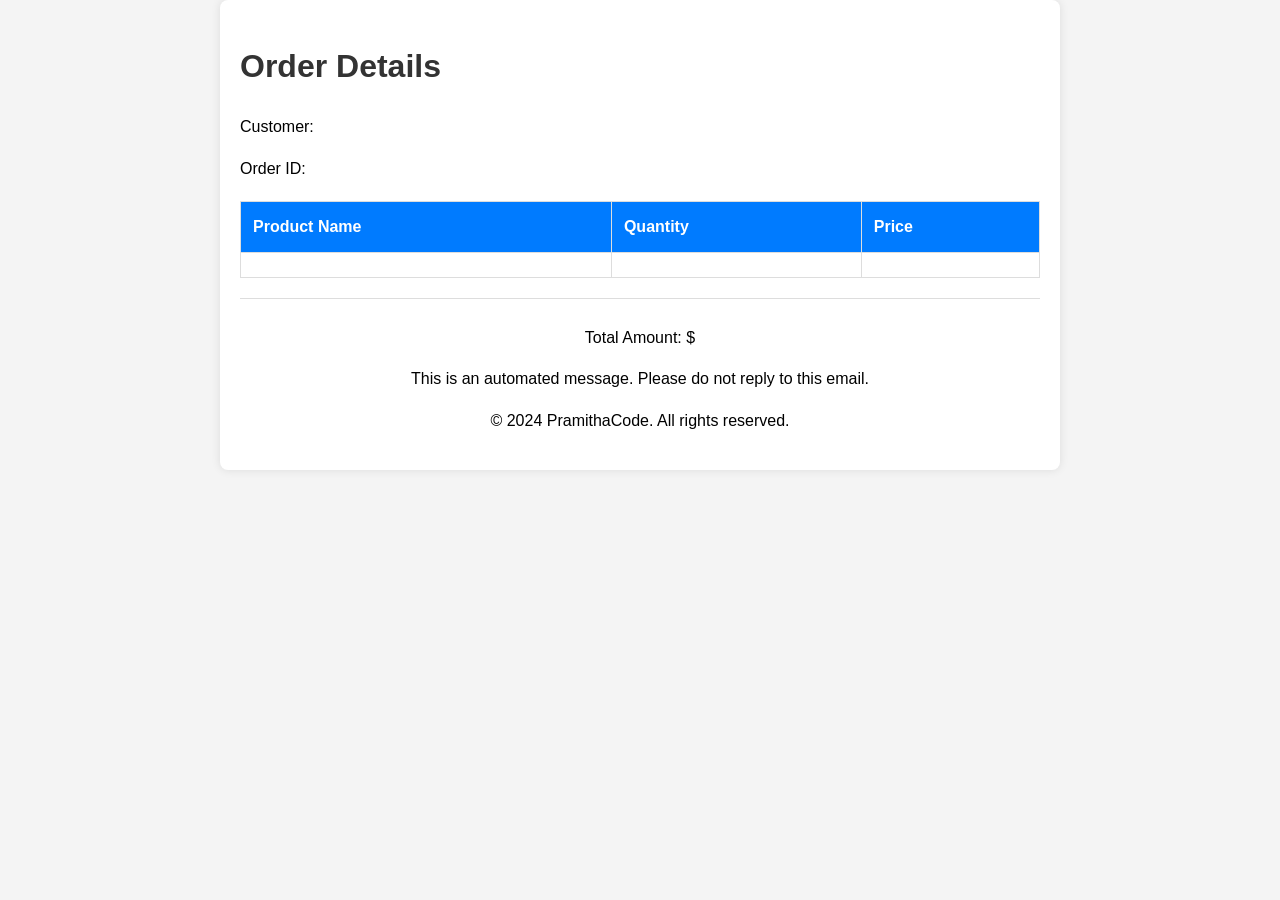
<file: services/notification/src/main/resources/templates/order-confirmation.html>
<!DOCTYPE html>
<html lang="en" xmlns:th="http://www.thymeleaf.org">

<head>
  <meta charset="UTF-8">
  <meta name="viewport" content="width=device-width, initial-scale=1.0">
  <title>Order Details</title>

  <style>
    body {
      font-family: Arial, sans-serif;
      line-height: 1.6;
      background-color: #f4f4f4;
      margin: 0;
      padding: 0;
    }

    .container {
      max-width: 800px;
      margin: 0 auto;
      padding: 20px;
      background-color: #fff;
      border-radius: 8px;
      box-shadow: 0 0 10px rgba(0, 0, 0, 0.1);
    }

    h1 {
      color: #333;
    }

    table {
      width: 100%;
      border-collapse: collapse;
      margin-top: 20px;
    }

    th, td {
      padding: 12px;
      border: 1px solid #ddd;
      text-align: left;
    }

    th {
      background-color: #007BFF;
      color: #fff;
    }

    .footer {
      margin-top: 20px;
      padding-top: 10px;
      border-top: 1px solid #ddd;
      text-align: center;
    }
  </style>
</head>

<body>
<div class="container">
  <h1>Order Details</h1>
  <p>Customer: <span th:text="${customerName}"></span></p>
  <p>Order ID: <span th:text="${orderReference}"></span></p>

  <table>
    <thead>
    <tr>
      <th>Product Name</th>
      <th>Quantity</th>
      <th>Price</th>
    </tr>
    </thead>
    <tbody>
    <tr th:each="product : ${products}">
      <td th:text="${product.name}"></td>
      <td th:text="${product.quantity}"></td>
      <td th:text="${product.price}"></td>
    </tr>
    </tbody>
  </table>

  <div class="footer">
    <p>Total Amount: $<span th:text="${totalAmount}"></span></p>
    <p>This is an automated message. Please do not reply to this email.</p>
    <p>&copy; 2024 PramithaCode</span>. All rights reserved.</p>
  </div>
</div>
</body>

</html>
</file>
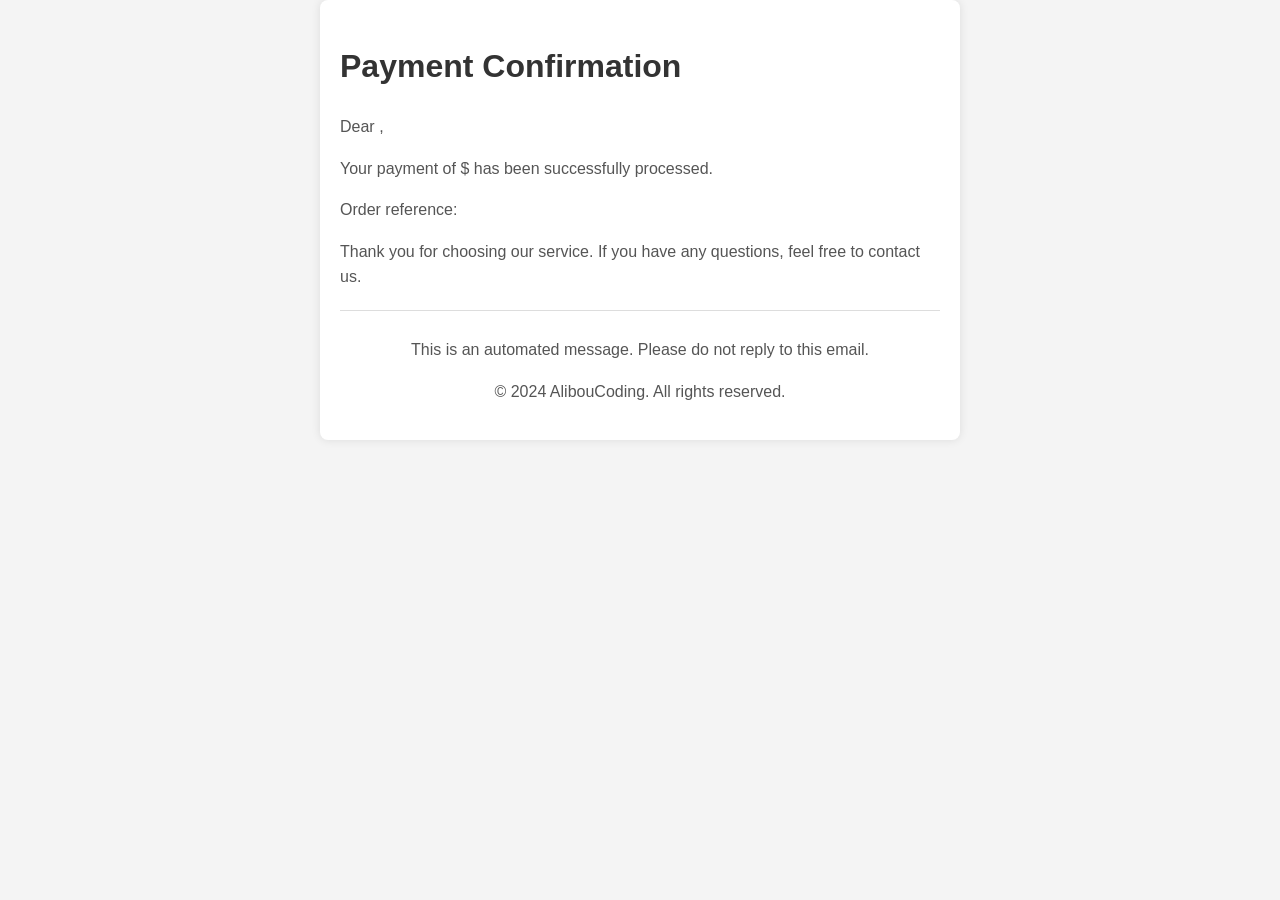
<file: services/notification/src/main/resources/templates/payment-confirmation.html>
<!DOCTYPE html>
<html lang="en" xmlns:th="http://www.thymeleaf.org">

<head>
    <meta charset="UTF-8">
    <meta name="viewport" content="width=device-width, initial-scale=1.0">
    <title>Payment Confirmation</title>

    <style>
        body {
            font-family: Arial, sans-serif;
            line-height: 1.6;
            background-color: #f4f4f4;
            margin: 0;
            padding: 0;
        }

        .container {
            max-width: 600px;
            margin: 0 auto;
            padding: 20px;
            background-color: #fff;
            border-radius: 8px;
            box-shadow: 0 0 10px rgba(0, 0, 0, 0.1);
        }

        h1 {
            color: #333;
        }

        p {
            color: #555;
        }

        .button {
            display: inline-block;
            padding: 10px 20px;
            text-align: center;
            text-decoration: none;
            color: #fff;
            background-color: #007BFF;
            border-radius: 5px;
        }

        .footer {
            margin-top: 20px;
            padding-top: 10px;
            border-top: 1px solid #ddd;
            text-align: center;
        }
    </style>
</head>

<body>
<div class="container">
    <h1>Payment Confirmation</h1>
    <p>Dear <span th:text="${customerName}"></span>,</p>
    <p>Your payment of $<span th:text="${amount}"></span> has been successfully processed.</p>
    <p>Order reference: <span th:text="${orderReference}"></span></p>
    <p>Thank you for choosing our service. If you have any questions, feel free to contact us.</p>

    <div class="footer">
        <p>This is an automated message. Please do not reply to this email.</p>
        <p>&copy; 2024 AlibouCoding. All rights reserved.</p>
    </div>
</div>
</body>

</html>
</file>
<file: docs/styles.css>
/* Reset and Base Styles */
* {
    margin: 0;
    padding: 0;
    box-sizing: border-box;
}

body {
    font-family: 'Segoe UI', Tahoma, Geneva, Verdana, sans-serif;
    line-height: 1.6;
    color: #333;
}

/* Hero Section */
.hero-section {
    background: linear-gradient(135deg, #667eea 0%, #764ba2 100%);
    color: white;
    min-height: 100vh;
    display: flex;
    align-items: center;
    padding-top: 80px;
}

.hero-title {
    font-size: 3.5rem;
    font-weight: 700;
    margin-bottom: 1rem;
    text-shadow: 0 2px 4px rgba(0,0,0,0.3);
}

.hero-subtitle {
    font-size: 1.3rem;
    margin-bottom: 2rem;
    opacity: 0.9;
}

.hero-stats {
    display: flex;
    justify-content: center;
    gap: 3rem;
    margin: 2rem 0;
}

.stat {
    text-align: center;
}

.stat h3 {
    font-size: 2.5rem;
    font-weight: 700;
    color: #ffd700;
}

.stat p {
    font-size: 1rem;
    text-transform: uppercase;
    letter-spacing: 1px;
}

/* GitHub Integration Styles */
.hero-buttons {
    margin: 2rem 0;
}

.github-info {
    background: rgba(255, 255, 255, 0.1);
    backdrop-filter: blur(10px);
    border-radius: 15px;
    padding: 1.5rem;
    margin: 2rem auto;
    max-width: 600px;
}

.repo-stats {
    text-align: center;
}

.repo-link {
    color: #ffd700;
    text-decoration: none;
    font-size: 1.1rem;
    font-weight: 600;
    display: inline-block;
    margin-bottom: 0.5rem;
    transition: all 0.3s ease;
}

.repo-link:hover {
    color: #ffffff;
    transform: scale(1.05);
}

.repo-link i {
    margin-right: 0.5rem;
    font-size: 1.3rem;
}

.author-info {
    margin-top: 1rem;
    font-size: 0.95rem;
}

.author-link {
    color: #e2e8f0;
    text-decoration: none;
    margin-left: 1rem;
    transition: color 0.3s ease;
}

.author-link:hover {
    color: #ffd700;
}

.author-link i {
    margin-right: 0.25rem;
}

/* GitHub Clone Section */
.github-clone-section {
    background: linear-gradient(135deg, #667eea 0%, #764ba2 100%);
    border-radius: 15px;
    padding: 2rem;
    color: white;
    border: none !important;
}

.github-clone-section .alert-info {
    background: rgba(255, 255, 255, 0.1);
    backdrop-filter: blur(10px);
    border: 1px solid rgba(255, 255, 255, 0.2);
    color: white;
}

.github-clone-section h5 {
    color: #ffd700;
    margin-bottom: 1rem;
}

.github-clone-section .code-block {
    background: rgba(0, 0, 0, 0.3);
    border: 1px solid rgba(255, 255, 255, 0.2);
}

.github-clone-section .text-primary {
    color: #ffd700 !important;
}

/* Sections */
.section {
    padding: 80px 0;
}

.section-title {
    text-align: center;
    font-size: 2.5rem;
    font-weight: 700;
    margin-bottom: 3rem;
    color: #2c3e50;
}

.section-title::after {
    content: '';
    display: block;
    width: 80px;
    height: 4px;
    background: linear-gradient(90deg, #667eea, #764ba2);
    margin: 1rem auto;
}

/* Business Problem & Solution */
.business-problem, .business-solution {
    background: #f8f9fa;
    padding: 2rem;
    border-radius: 10px;
    box-shadow: 0 5px 15px rgba(0,0,0,0.1);
    height: 100%;
}

.business-problem {
    border-left: 5px solid #e74c3c;
}

.business-solution {
    border-left: 5px solid #27ae60;
}

.problem-list, .solution-list {
    list-style: none;
    padding: 0;
}

.problem-list li, .solution-list li {
    padding: 0.5rem 0;
    position: relative;
    padding-left: 1.5rem;
}

.problem-list li::before {
    content: '⚠️';
    position: absolute;
    left: 0;
}

.solution-list li::before {
    content: '✅';
    position: absolute;
    left: 0;
}

/* Architecture Diagram */
.architecture-diagram {
    background: #f8f9fa;
    padding: 2rem;
    border-radius: 15px;
    margin: 2rem 0;
}

.service-layer {
    margin: 2rem 0;
    text-align: center;
}

.service-layer h4 {
    margin-bottom: 1rem;
    color: #2c3e50;
    font-weight: 600;
}

.service-box {
    display: inline-block;
    background: white;
    padding: 1.5rem;
    margin: 0.5rem;
    border-radius: 10px;
    box-shadow: 0 5px 15px rgba(0,0,0,0.1);
    cursor: pointer;
    transition: all 0.3s ease;
    min-width: 150px;
    position: relative;
}

.service-box:hover {
    transform: translateY(-5px);
    box-shadow: 0 10px 25px rgba(0,0,0,0.15);
}

.service-box i {
    font-size: 2rem;
    display: block;
    margin-bottom: 0.5rem;
}

.service-box span {
    display: block;
    font-weight: 600;
    margin-bottom: 0.5rem;
}

.service-box small {
    color: #666;
    font-size: 0.85rem;
}

/* Service Box Colors */
.client-box { border-top: 4px solid #3498db; }
.client-box i { color: #3498db; }

.gateway-box { border-top: 4px solid #27ae60; }
.gateway-box i { color: #27ae60; }

.config-box { border-top: 4px solid #f39c12; }
.config-box i { color: #f39c12; }

.discovery-box { border-top: 4px solid #17a2b8; }
.discovery-box i { color: #17a2b8; }

.business-box { border-top: 4px solid #6f42c1; }
.business-box i { color: #6f42c1; }

.infra-box { border-top: 4px solid #dc3545; }
.infra-box i { color: #dc3545; }

.infrastructure-grid {
    display: flex;
    justify-content: center;
    flex-wrap: wrap;
    gap: 1rem;
}

.infra-box {
    background: white;
    padding: 1rem;
    border-radius: 8px;
    text-align: center;
    min-width: 120px;
    box-shadow: 0 3px 10px rgba(0,0,0,0.1);
}

/* Service Detail Tabs */
.nav-pills .nav-link {
    color: #6c757d;
    background: transparent;
    border: 2px solid #dee2e6;
    margin: 0 0.25rem;
    border-radius: 25px;
    padding: 0.75rem 1.5rem;
    transition: all 0.3s ease;
}

.nav-pills .nav-link:hover {
    background: #f8f9fa;
    color: #495057;
}

.nav-pills .nav-link.active {
    background: linear-gradient(135deg, #667eea 0%, #764ba2 100%);
    color: white;
    border-color: transparent;
}

/* Service Detail Cards */
.service-detail {
    background: white;
    padding: 2rem;
    border-radius: 15px;
    box-shadow: 0 5px 20px rgba(0,0,0,0.1);
    margin-top: 2rem;
}

.service-info {
    background: #f8f9fa;
    padding: 1.5rem;
    border-radius: 10px;
    border-left: 5px solid #667eea;
}

.service-info h4 {
    margin-bottom: 1rem;
}

.service-info p {
    margin-bottom: 0.5rem;
    font-weight: 500;
}

.service-description h5 {
    color: #2c3e50;
    margin-bottom: 1rem;
    font-weight: 600;
}

.service-description h6 {
    color: #495057;
    margin: 1.5rem 0 0.5rem 0;
    font-weight: 600;
}

/* API Endpoints */
.api-endpoints {
    background: #f8f9fa;
    padding: 1rem;
    border-radius: 8px;
    margin: 1rem 0;
}

.endpoint {
    display: flex;
    align-items: center;
    margin: 0.5rem 0;
    padding: 0.5rem;
    background: white;
    border-radius: 5px;
}

.method {
    padding: 0.25rem 0.75rem;
    border-radius: 4px;
    color: white;
    font-weight: 600;
    font-size: 0.85rem;
    margin-right: 1rem;
    min-width: 60px;
    text-align: center;
}

.method.get { background: #28a745; }
.method.post { background: #007bff; }
.method.put { background: #ffc107; color: #333; }
.method.delete { background: #dc3545; }

.code-example {
    background: #f8f9fa;
    border-radius: 10px;
    padding: 1.5rem;
    border-left: 4px solid #007bff;
}

.code-example h6 {
    color: #495057;
    margin-bottom: 1rem;
    font-weight: 600;
}

.code-block {
    background: #2d3748;
    border-radius: 8px;
    padding: 1.5rem;
    margin: 1rem 0;
}

.code-block code {
    color: #e2e8f0;
    font-family: 'Monaco', 'Menlo', 'Ubuntu Mono', monospace;
    line-height: 1.8;
    font-size: 0.9rem;
}

/* Design Patterns */
.pattern-grid {
    display: grid;
    grid-template-columns: repeat(auto-fit, minmax(350px, 1fr));
    gap: 2rem;
    margin: 2rem 0;
}

.pattern-card {
    background: white;
    padding: 2rem;
    border-radius: 15px;
    box-shadow: 0 5px 20px rgba(0,0,0,0.1);
    transition: transform 0.3s ease;
    border-top: 5px solid #667eea;
}

.pattern-card:hover {
    transform: translateY(-5px);
}

.pattern-icon {
    text-align: center;
    margin-bottom: 1rem;
}

.pattern-icon i {
    font-size: 3rem;
    color: #667eea;
}

.pattern-card h4 {
    text-align: center;
    color: #2c3e50;
    margin-bottom: 1rem;
}

.pattern-benefits h6 {
    color: #495057;
    margin: 1rem 0 0.5rem 0;
}

.pattern-benefits ul {
    list-style-type: none;
    padding: 0;
}

.pattern-benefits li {
    padding: 0.25rem 0;
    position: relative;
    padding-left: 1.5rem;
}

.pattern-benefits li::before {
    content: '▸';
    position: absolute;
    left: 0;
    color: #667eea;
    font-weight: bold;
}

/* Hands-On Section */
.setup-steps {
    margin: 2rem 0;
}

.step {
    display: flex;
    align-items: flex-start;
    margin: 2rem 0;
    background: white;
    padding: 1.5rem;
    border-radius: 10px;
    box-shadow: 0 3px 15px rgba(0,0,0,0.1);
}

.step-number {
    background: linear-gradient(135deg, #667eea 0%, #764ba2 100%);
    color: white;
    width: 40px;
    height: 40px;
    border-radius: 50%;
    display: flex;
    align-items: center;
    justify-content: center;
    font-weight: bold;
    margin-right: 1.5rem;
    flex-shrink: 0;
}

.step-content {
    flex: 1;
}

.step-content h5 {
    color: #2c3e50;
    margin-bottom: 1rem;
}

.code-block {
    background: #2d3748;
    border-radius: 8px;
    padding: 1.5rem;
    margin: 1rem 0;
}

.service-startup {
    margin: 1rem 0;
}

.startup-order {
    display: flex;
    align-items: center;
    margin: 0.5rem 0;
    padding: 0.5rem;
    background: #f8f9fa;
    border-radius: 5px;
}

.order-number {
    background: #667eea;
    color: white;
    width: 25px;
    height: 25px;
    border-radius: 50%;
    display: flex;
    align-items: center;
    justify-content: center;
    font-size: 0.85rem;
    font-weight: bold;
    margin-right: 1rem;
}

/* Testing Scenarios */
.scenario-content {
    padding: 1.5rem;
}

.curl-example {
    margin: 1rem 0;
}

.curl-example pre {
    background: #2d3748;
    color: #e2e8f0;
    padding: 1rem;
    border-radius: 8px;
    font-size: 0.9rem;
    overflow-x: auto;
}

.expected-result {
    background: #e8f5e8;
    padding: 1rem;
    border-radius: 8px;
    border-left: 5px solid #28a745;
    margin: 1rem 0;
}

.trace-flow {
    display: flex;
    align-items: center;
    justify-content: center;
    flex-wrap: wrap;
    margin: 1rem 0;
}

.trace-step {
    background: #667eea;
    color: white;
    padding: 0.5rem 1rem;
    border-radius: 25px;
    margin: 0.25rem;
    font-size: 0.9rem;
}

.trace-arrow {
    color: #667eea;
    font-size: 1.5rem;
    margin: 0 0.5rem;
}

/* Monitoring Dashboards */
.dashboard-grid {
    display: grid;
    grid-template-columns: repeat(auto-fit, minmax(250px, 1fr));
    gap: 1.5rem;
    margin: 2rem 0;
}

.dashboard-card {
    background: white;
    padding: 1.5rem;
    border-radius: 10px;
    box-shadow: 0 5px 15px rgba(0,0,0,0.1);
    text-align: center;
    border-top: 4px solid #667eea;
}

.dashboard-card h5 {
    color: #2c3e50;
    margin-bottom: 1rem;
}

.dashboard-card p {
    color: #666;
    margin-bottom: 1.5rem;
}

/* Footer */
.footer {
    background: #2c3e50 !important;
}

.tech-stack {
    margin-top: 0.5rem;
}

.tech-stack .badge {
    margin: 0.25rem;
    padding: 0.5rem 0.75rem;
    font-size: 0.85rem;
}

/* Kubernetes Deployment Section Styles */
.deployment-feature {
    background: white;
    border-radius: 15px;
    padding: 2rem;
    box-shadow: 0 8px 25px rgba(0,0,0,0.1);
    transition: all 0.3s ease;
    height: 100%;
    border-left: 4px solid #007bff;
}

.deployment-feature:hover {
    transform: translateY(-5px);
    box-shadow: 0 15px 35px rgba(0,0,0,0.15);
}

.feature-icon {
    width: 60px;
    height: 60px;
    background: linear-gradient(135deg, #007bff, #0056b3);
    border-radius: 50%;
    display: flex;
    align-items: center;
    justify-content: center;
    margin-bottom: 1.5rem;
}

.feature-icon i {
    font-size: 1.5rem;
    color: white;
}

.feature-list {
    list-style: none;
    padding: 0;
}

.feature-list li {
    padding: 0.5rem 0;
    padding-left: 1.5rem;
    position: relative;
}

.feature-list li::before {
    content: '✓';
    position: absolute;
    left: 0;
    color: #28a745;
    font-weight: bold;
}

/* Helm Section Styles */
.helm-section {
    background: #f8f9fa;
    border-radius: 15px;
    padding: 2rem;
}

.helm-features h6 {
    color: #495057;
    margin-bottom: 1rem;
    font-weight: 600;
}

.helm-features ul {
    list-style-type: none;
    padding: 0;
}

.helm-features li {
    padding: 0.5rem 0;
    padding-left: 1.5rem;
    position: relative;
    color: #6c757d;
}

.helm-features li::before {
    content: '⚡';
    position: absolute;
    left: 0;
    color: #007bff;
}

/* Blue-Green Deployment Flow */
.deployment-flow {
    display: grid;
    grid-template-columns: repeat(auto-fit, minmax(280px, 1fr));
    gap: 1.5rem;
    margin: 2rem 0;
}

.deployment-step {
    background: white;
    border-radius: 15px;
    padding: 1.5rem;
    text-align: center;
    box-shadow: 0 5px 15px rgba(0,0,0,0.1);
    transition: all 0.3s ease;
    border-top: 4px solid transparent;
}

.deployment-step:nth-child(1) { border-top-color: #007bff; }
.deployment-step:nth-child(2) { border-top-color: #28a745; }
.deployment-step:nth-child(3) { border-top-color: #ffc107; }
.deployment-step:nth-child(4) { border-top-color: #dc3545; }

.deployment-step:hover {
    transform: translateY(-5px);
    box-shadow: 0 10px 25px rgba(0,0,0,0.15);
}

.step-number {
    width: 40px;
    height: 40px;
    border-radius: 50%;
    display: flex;
    align-items: center;
    justify-content: center;
    margin: 0 auto 1rem auto;
    color: white;
    font-weight: bold;
    font-size: 1.2rem;
}

.code-snippet {
    background: #f8f9fa;
    border-radius: 8px;
    padding: 0.75rem;
    margin-top: 1rem;
    font-family: 'Monaco', 'Menlo', 'Ubuntu Mono', monospace;
}

.code-snippet code {
    color: #e83e8c;
    font-size: 0.9rem;
}

/* Kubernetes Features Grid */
.k8s-features {
    margin: 2rem 0;
}

.feature-card {
    background: white;
    border-radius: 15px;
    padding: 2rem;
    height: 100%;
    box-shadow: 0 5px 15px rgba(0,0,0,0.1);
    transition: all 0.3s ease;
    border-bottom: 4px solid #007bff;
}

.feature-card:hover {
    transform: translateY(-3px);
    box-shadow: 0 10px 25px rgba(0,0,0,0.15);
}

.feature-card h5 {
    color: #495057;
    margin-bottom: 1rem;
    display: flex;
    align-items: center;
    gap: 0.5rem;
}

.feature-card h5 i {
    color: #007bff;
}

.feature-card ul {
    list-style: none;
    padding: 0;
}

.feature-card li {
    padding: 0.5rem 0;
    padding-left: 1.5rem;
    position: relative;
    color: #6c757d;
}

.feature-card li::before {
    content: '▶';
    position: absolute;
    left: 0;
    color: #007bff;
    font-size: 0.8rem;
}

/* Quick Start Kubernetes Section */
.quick-start-k8s {
    background: linear-gradient(135deg, #28a745, #20c997);
    border-radius: 15px;
    padding: 2rem;
    color: white;
    margin: 2rem 0;
}

.quick-start-k8s h3 {
    color: white;
    margin-bottom: 1.5rem;
}

.quick-start-k8s .alert-info {
    background: rgba(255, 255, 255, 0.15);
    border: 1px solid rgba(255, 255, 255, 0.3);
    color: white;
}

.quick-start-k8s .code-block {
    background: rgba(0, 0, 0, 0.3);
    border-radius: 10px;
    padding: 1.5rem;
    margin-top: 1rem;
}

.quick-start-k8s .code-block code {
    color: #fff;
    font-family: 'Monaco', 'Menlo', 'Ubuntu Mono', monospace;
    line-height: 1.8;
}

/* Enhanced Pattern Cards for Circuit Breakers and Saga */
.pattern-card .implementation-details {
    margin-top: 1.5rem;
    padding-top: 1rem;
    border-top: 1px solid #dee2e6;
}

.pattern-card .implementation-details h6 {
    color: #495057;
    margin-bottom: 0.75rem;
    font-weight: 600;
    display: flex;
    align-items: center;
    gap: 0.5rem;
}

.pattern-card .implementation-details h6::before {
    content: '⚙️';
    font-size: 1rem;
}

.pattern-card .implementation-details ul {
    list-style: none;
    padding: 0;
}

.pattern-card .implementation-details li {
    padding: 0.25rem 0;
    padding-left: 1.5rem;
    position: relative;
    color: #6c757d;
    font-size: 0.9rem;
}

.pattern-card .implementation-details li::before {
    content: '🔧';
    position: absolute;
    left: 0;
    font-size: 0.8rem;
}

.pattern-card .implementation-details ol {
    padding-left: 1rem;
}

.pattern-card .implementation-details ol li {
    padding-left: 0.5rem;
    list-style: decimal;
}

.pattern-card .implementation-details ol li::before {
    content: '';
}

/* Circuit Breaker Specific Styling */
.pattern-card:has(.fa-plug-circle-xmark) {
    border-left: 4px solid #dc3545;
}

.pattern-card:has(.fa-plug-circle-xmark) .pattern-icon {
    background: linear-gradient(135deg, #dc3545, #c82333);
}

/* Saga Pattern Specific Styling */
.pattern-card:has(.fa-project-diagram) {
    border-left: 4px solid #6f42c1;
}

.pattern-card:has(.fa-project-diagram) .pattern-icon {
    background: linear-gradient(135deg, #6f42c1, #5a32a3);
}

/* Responsive Design for Deployment Section */
@media (max-width: 768px) {
    .deployment-flow {
        grid-template-columns: 1fr;
    }
    
    .hero-stats {
        grid-template-columns: repeat(2, 1fr);
        gap: 1rem;
    }
    
    .hero-stats .stat {
        margin-bottom: 1rem;
    }
    
    .feature-card {
        margin-bottom: 1rem;
    }
}

/* Animation for Circuit Breaker Icons */
.pattern-card .fa-plug-circle-xmark {
    animation: pulse 2s infinite;
}

@keyframes pulse {
    0% { transform: scale(1); }
    50% { transform: scale(1.1); }
    100% { transform: scale(1); }
}

/* Animation for Saga Flow Icons */
.pattern-card .fa-project-diagram {
    animation: rotate 3s linear infinite;
}

@keyframes rotate {
    0% { transform: rotate(0deg); }
    100% { transform: rotate(360deg); }
}

/* Enhanced Code Blocks */
.code-example {
    background: #f8f9fa;
    border-radius: 10px;
    padding: 1.5rem;
    border-left: 4px solid #007bff;
}

.code-example h6 {
    color: #495057;
    margin-bottom: 1rem;
    font-weight: 600;
}

.code-block {
    background: #2d3748;
    border-radius: 8px;
    padding: 1.5rem;
    margin: 1rem 0;
}

.code-block code {
    color: #e2e8f0;
    font-family: 'Monaco', 'Menlo', 'Ubuntu Mono', monospace;
    line-height: 1.8;
    font-size: 0.9rem;
}

/* Animations */
@keyframes fadeInUp {
    from {
        opacity: 0;
        transform: translateY(30px);
    }
    to {
        opacity: 1;
        transform: translateY(0);
    }
}

.service-box, .pattern-card, .step, .dashboard-card {
    animation: fadeInUp 0.6s ease forwards;
}

/* Scrollbar Styling */
::-webkit-scrollbar {
    width: 8px;
}

::-webkit-scrollbar-track {
    background: #f1f1f1;
}

::-webkit-scrollbar-thumb {
    background: #667eea;
    border-radius: 4px;
}

::-webkit-scrollbar-thumb:hover {
    background: #5a67d8;
}

/* Loading Animation */
.loading {
    display: inline-block;
    width: 20px;
    height: 20px;
    border: 3px solid #f3f3f3;
    border-top: 3px solid #667eea;
    border-radius: 50%;
    animation: spin 1s linear infinite;
}

@keyframes spin {
    0% { transform: rotate(0deg); }
    100% { transform: rotate(360deg); }
}

/* GitHub Repository Section */
.bg-primary {
    background: linear-gradient(135deg, #667eea 0%, #764ba2 100%) !important;
}

.github-card {
    background: rgba(255, 255, 255, 0.1);
    backdrop-filter: blur(10px);
    border-radius: 20px;
    padding: 2rem;
    border: 1px solid rgba(255, 255, 255, 0.2);
    transition: transform 0.3s ease;
}

.github-card:hover {
    transform: translateY(-5px);
}

.github-card-header {
    text-align: center;
    margin-bottom: 1.5rem;
}

.github-icon {
    font-size: 4rem;
    margin-bottom: 1rem;
    color: #ffd700;
}

.github-card-header h4 {
    color: white;
    margin: 0;
}

.github-card-body {
    text-align: center;
    margin-bottom: 1.5rem;
}

.github-card-body h5 {
    color: white;
    font-weight: 600;
    margin-bottom: 0.5rem;
}

.github-card-body p {
    color: rgba(255, 255, 255, 0.8);
    margin-bottom: 1rem;
}

.github-stats {
    display: flex;
    justify-content: center;
    flex-wrap: wrap;
    gap: 0.5rem;
}

.github-card-footer .btn-light {
    background: rgba(255, 255, 255, 0.9);
    border: none;
    font-weight: 600;
    transition: all 0.3s ease;
}

.github-card-footer .btn-light:hover {
    background: white;
    transform: translateY(-2px);
    box-shadow: 0 5px 15px rgba(0,0,0,0.2);
}

.repo-features {
    background: rgba(255, 255, 255, 0.1);
    border-radius: 15px;
    padding: 2rem;
    margin: 2rem 0;
}

.repo-features ul li {
    padding: 0.5rem 0;
    font-size: 1rem;
}

.quick-actions {
    text-align: center;
    background: rgba(255, 255, 255, 0.1);
    border-radius: 15px;
    padding: 2rem;
}

.action-buttons {
    display: flex;
    justify-content: center;
    flex-wrap: wrap;
    gap: 1rem;
}

.action-buttons .btn {
    padding: 0.75rem 1.5rem;
    font-weight: 600;
    border-radius: 25px;
    transition: all 0.3s ease;
}

.action-buttons .btn:hover {
    transform: translateY(-2px);
    box-shadow: 0 5px 15px rgba(0,0,0,0.2);
}

.action-buttons .btn-warning {
    background: #ffd700;
    border-color: #ffd700;
    color: #333;
}

.action-buttons .btn-warning:hover {
    background: #ffed4e;
    border-color: #ffed4e;
}
</file>
